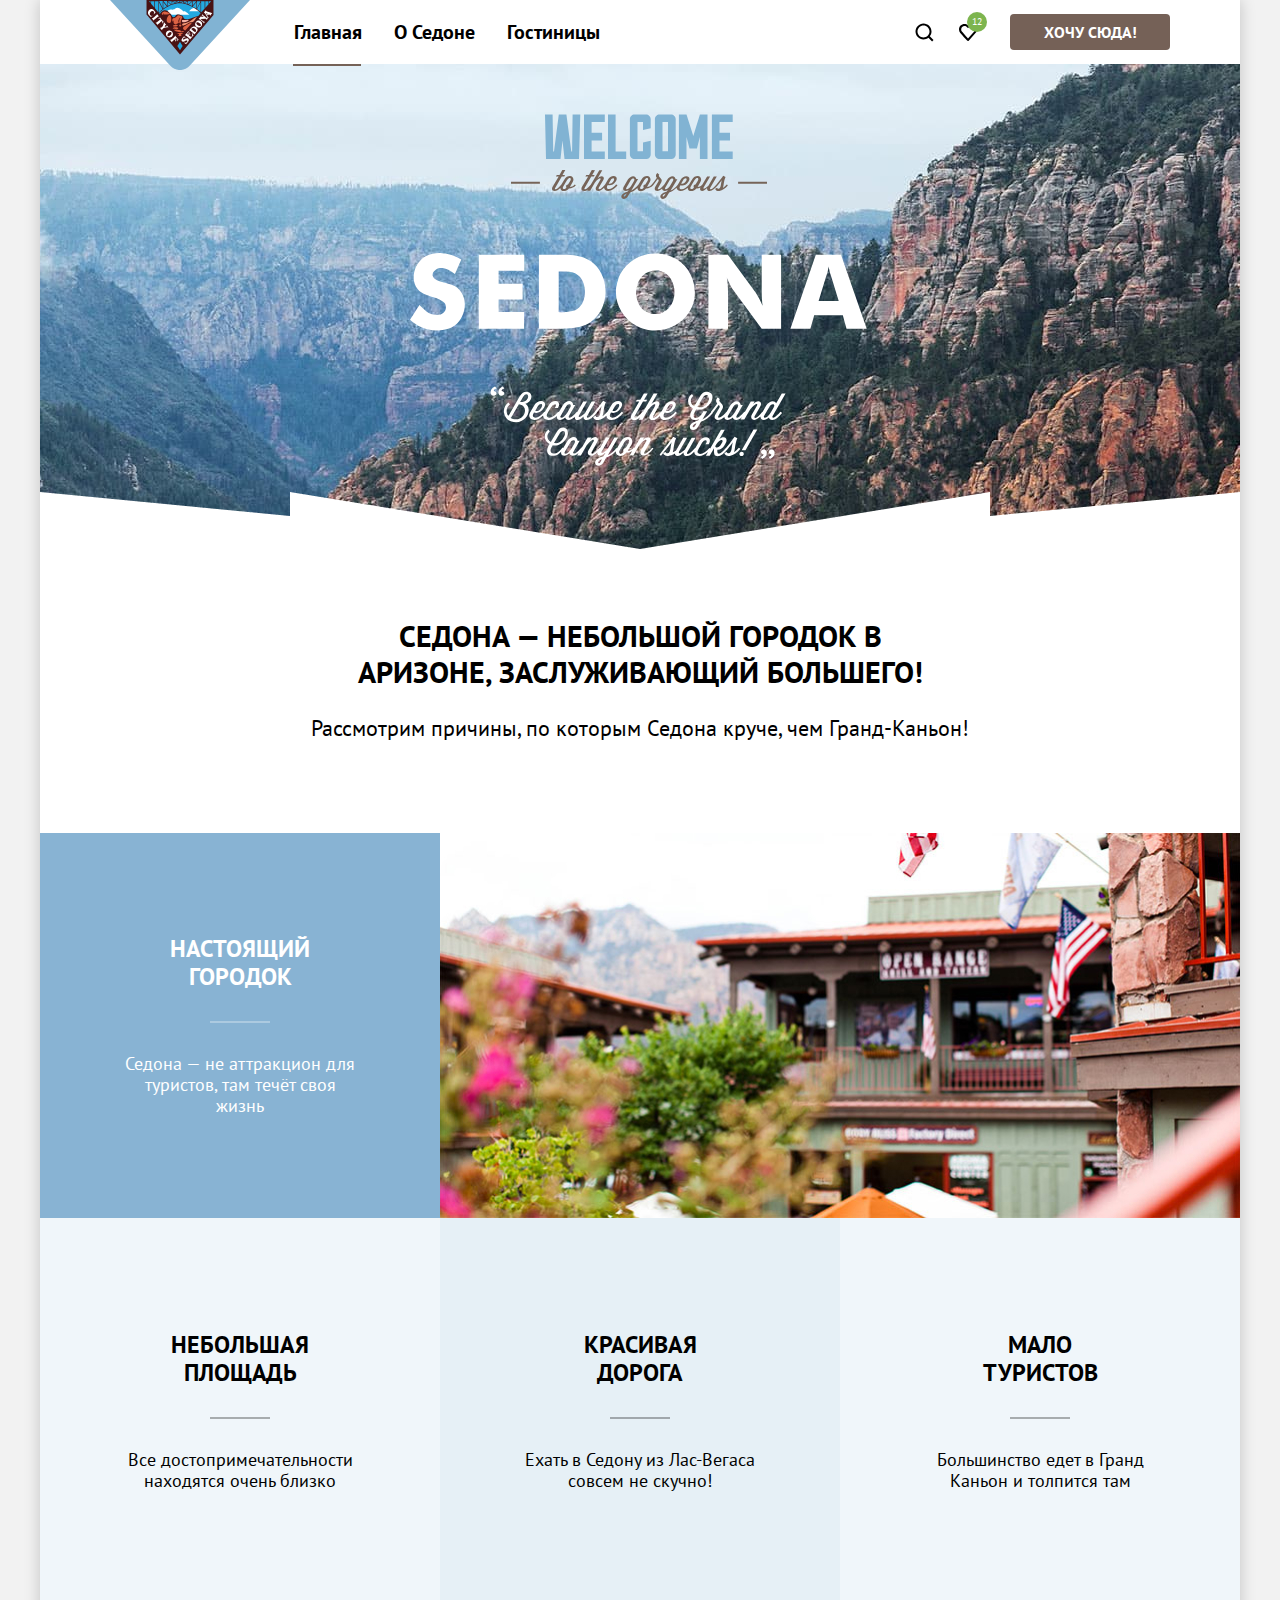
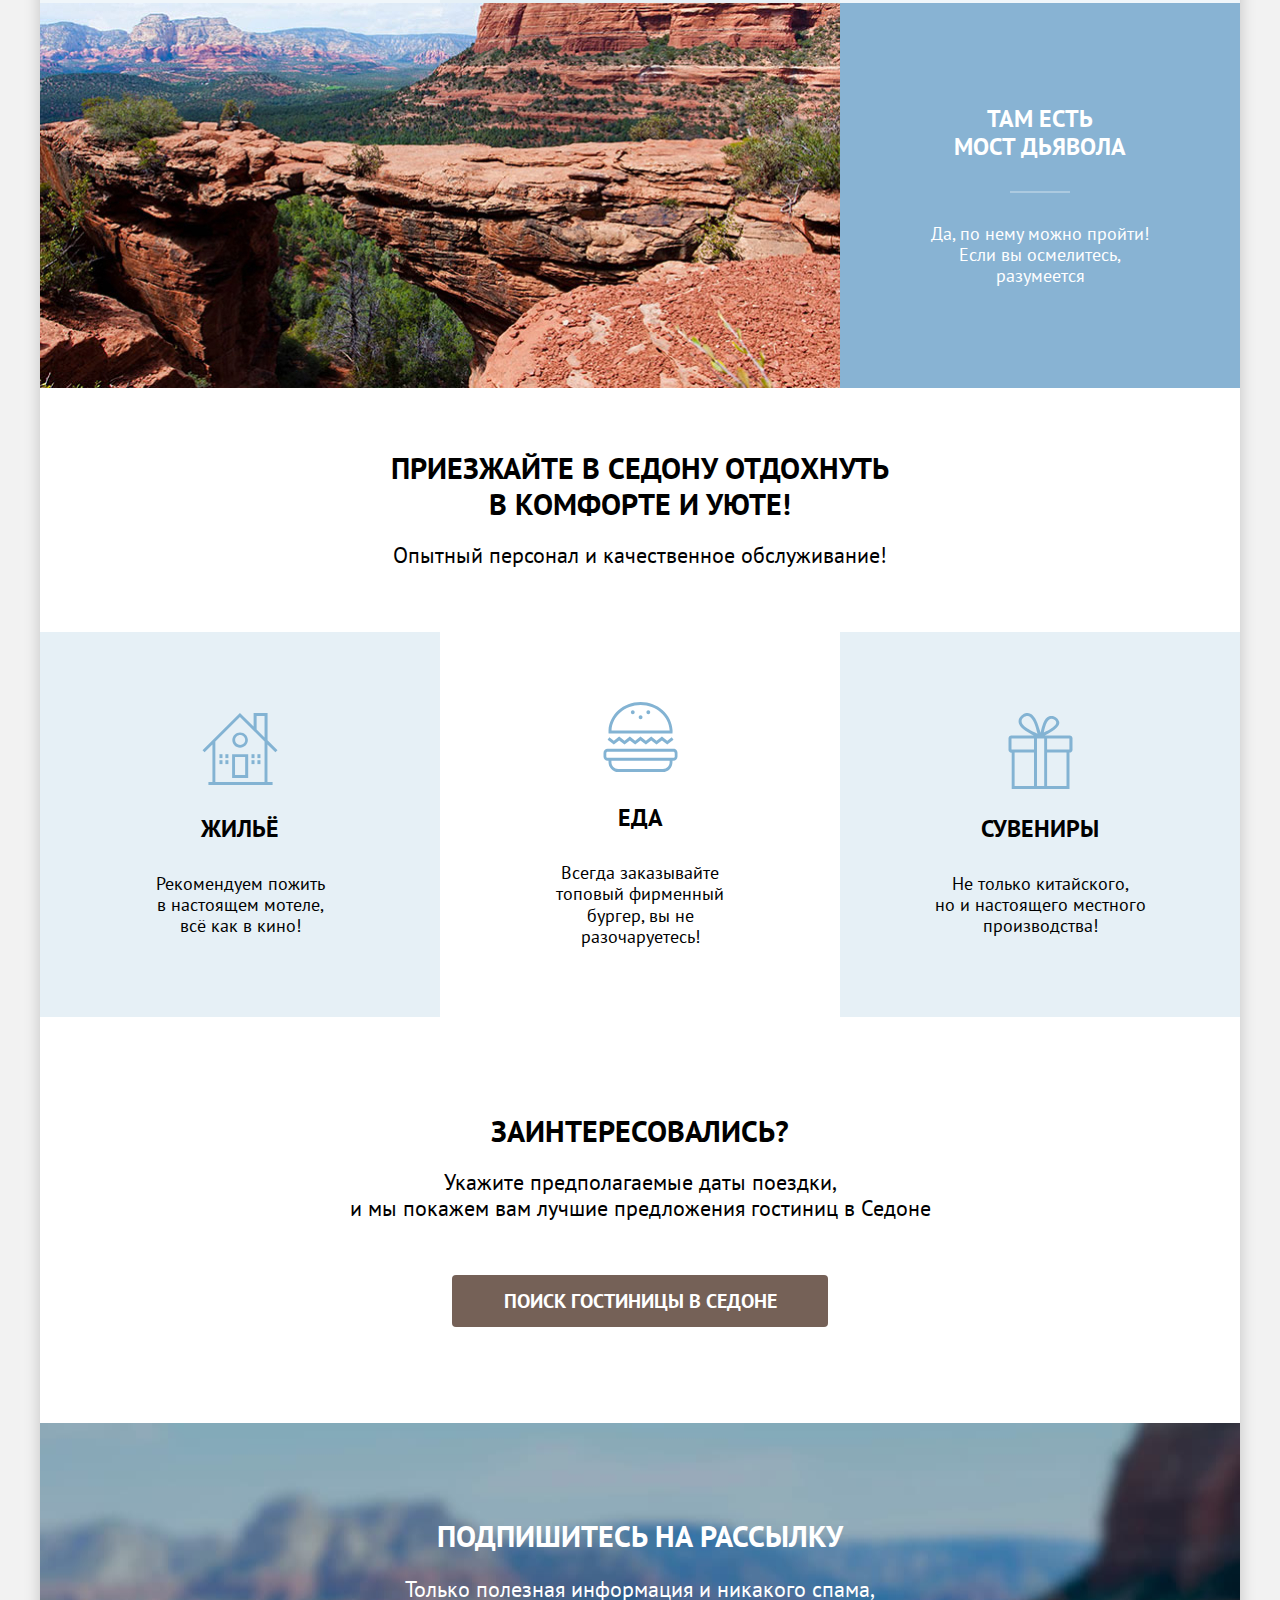
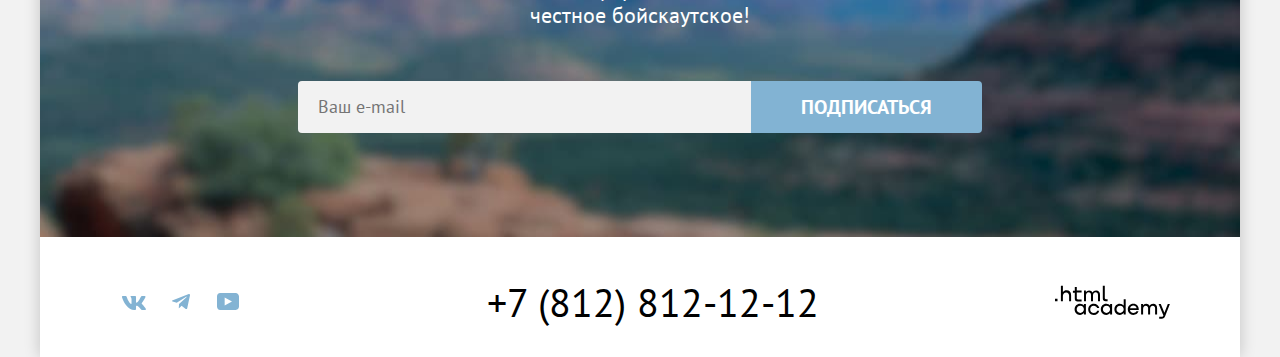
<file: index.html>
<!DOCTYPE html>
<html lang="ru">

  <head>
    <meta charset="utf-8">
    <meta name="viewport" content="width=device-width, initial-scale=1.0">
    <title>Добро пожаловать в Седону</title>
    <link rel="icon" href="favicon.ico">
    <link rel="icon" type="image/png" href="img/favicon.png">
    <link href="css/style.css" rel="stylesheet">
  </head>

  <body class="page-body">
    <div class="container">
      <header class="header-main" data-test="header">
        <div class="navigation-full">
          <nav class="navigation-left">
            <a class="logo" href="index.html"><img src="img/logo.svg" width="140" height="70"
                alt="логотип с надписью City of Sedona"></a>
            <ul class="navigation-menu">
              <li class="navigation-item"><a class="navigation-link navigation-link-main" href="index.html">Главная</a>
              </li>
              <li class="navigation-item"><a class="navigation-link" href="about.html">О Седоне</a></li>
              <li class="navigation-item"><a class="navigation-link" href="catalog.html">Гостиницы</a></li>
            </ul>
          </nav>
          <nav class="navigation-right">
            <ul class="navigation-buttons">
              <li class="navigation-item-icon"><a class="navigation-link" href="#">
                  <svg class="navigation-icon" xmlns="http://www.w3.org/2000/svg" aria-hidden="true" focusable="false"
                    width="20" height="20" fill="none" viewBox="0 0 20 20">
                    <path fill="#000"
                      d="m19.5 18.008-3.7-3.68c1-1.292 1.7-2.983 1.7-4.872 0-4.376-3.6-7.956-8-7.956s-8 3.68-8 8.055c0 4.376 3.6 7.956 8 7.956 1.8 0 3.5-.597 4.9-1.69l3.7 3.679 1.4-1.492Zm-10-2.486c-3.3 0-6-2.685-6-5.967 0-3.282 2.7-5.967 6-5.967s6 2.685 6 5.967c0 3.282-2.7 5.967-6 5.967Z" />
                  </svg>
                  <span class="visually-hidden">Поиск</span></a></li>
              <li class="navigation-item-icon"><a class="navigation-link" href="#">
                  <svg class="navigation-icon" xmlns="http://www.w3.org/2000/svg" aria-hidden="true" focusable="false"
                    width="20" height="20" fill="none" viewBox="0 0 20 20">
                    <path fill="#000"
                      d="M9.9 19c-.3 0-.6-.1-.8-.4-5.4-6.1-6.7-7.5-7-7.9C1.4 9.8 1 8.6 1 7.4 1 4.4 3.4 2 6.5 2 7.8 2 9 2.5 10 3.3c1-.8 2.3-1.3 3.5-1.3 3 0 5.5 2.4 5.5 5.4 0 1.3-.5 2.5-1.3 3.4l-7 7.9c-.2.2-.4.3-.8.3Zm-6-9.5c.3.4 3.5 4 6.1 6.9l6.2-7c.5-.5.7-1.2.7-2 0-1.8-1.5-3.3-3.3-3.3-1 0-2 .5-2.7 1.3-.3.3-.6.4-.9.4-.3 0-.6-.2-.8-.4-.7-.8-1.7-1.3-2.7-1.3-1.8 0-3.3 1.5-3.3 3.3-.1.9.3 1.6.7 2.1-.1 0-.1 0 0 0Z" />
                  </svg>
                  <span class="visually-hidden">Избранное</span>
                  <span class="badge">12</span></a></li>
            </ul>
            <a class="button-brown hotel-search-btn" href="#">Хочу сюда!</a>
          </nav>
        </div>
      </header>
      <main class="main-index main-container" data-test="main">
        <section class="welcome" data-test="hero">
          <h1 class="visually-hidden">Приглашение посетить Седону</h1>
          <img class="welcome-text" src="img/welcome.svg" width="458" height="352"
            alt="Надпись на английском. Welcome to gorgeus Sedona. Because the Grand Canyon sucks!">
        </section>
        <section class="main-discription" data-test="advantages">
          <div class="discription-container">
            <h2 class="visually-hidden">О Седоне</h2>
            <h3 class="discription">Седона — небольшой городок в Аризоне, заслуживающий большего!</h3>
            <p class="reasons">Рассмотрим причины, по которым Седона круче, чем Гранд-Каньон!</p>
          </div>
          <h2 class="visually-hidden">Преимущества Седоны</h2>
          <ul class="advantages-list">
            <li class="advantages-item advantages-item-long">
              <div class="advantages-item-wrapper">
                <div class="advantages-content-wrapper">
                  <h3 class="advantages-title">Настоящий городок</h3>
                  <span class="advantages-description">Седона — не аттракцион для туристов, там течёт своя жизнь</span>
                </div>
              </div>
              <img class="content-image" src="img/photo-1.jpg" width="800" height="385" alt="вид из окна на улицу">
            </li>
            <li class="advantages-item advantages-item-short">
              <div class="advantages-item-wrapper">
                <div class="advantages-content-wrapper">
                  <h3 class="advantages-title">Небольшая площадь</h3>
                  <span class="advantages-description">Все достопримечательности находятся очень близко</span>
                </div>
              </div>
            </li>
            <li class="advantages-item advantages-item-short">
              <div class="advantages-item-wrapper">
                <div class="advantages-content-wrapper">
                  <h3 class="advantages-title">Красивая дорога</h3>
                  <span class="advantages-description">Ехать в Седону из Лас-Вегаса совсем не скучно!</span>
                </div>
              </div>
            </li>
            <li class="advantages-item advantages-item-short">
              <div class="advantages-item-wrapper">
                <div class="advantages-content-wrapper">
                  <h3 class="advantages-title">Мало туристов</h3>
                  <span class="advantages-description">Большинство едет в Гранд Каньон и толпится там</span>
                </div>
              </div>
            </li>
            <li class="advantages-item advantages-item-long">
              <img class="content-image" src="img/photo-2.jpg" width="800" height="385"
                alt="вид на каньон и красные скалы">
              <div class="advantages-item-wrapper">
                <div class="advantages-content-wrapper">
                  <h3 class="advantages-title ">Там есть<br>мост дьявола</h3>
                  <span class="advantages-description">Да, по нему можно пройти! Если вы осмелитесь, разумеется</span>
                </div>
              </div>
            </li>
          </ul>
          <div class="invitation-container">
            <h2 class="visually-hidden">Приглашение</h2>
            <p class="discription">Приезжайте в Седону отдохнуть в комфорте и уюте!</p>
            <p class="reasons">Опытный персонал и качественное обслуживание!</p>
          </div>
          <h2 class="visually-hidden">Особенности Седоны</h2>
          <ul class="features-list">
            <li class="features-item">
              <div class="features-item-wrapper">
                <h3 class="advantages-title">Жильё</h3>
                <span class="advantages-description">Рекомендуем пожить<br>в настоящем мотеле,<br> всё как в
                  кино!</span>
              </div>
            </li>
            <li class="features-item">
              <div class="features-item-wrapper">
                <h3 class="advantages-title">Еда</h3>
                <span class="advantages-description">Всегда заказывайте<br>топовый фирменный бургер, вы не
                  разочаруетесь!</span>
              </div>
            </li>
            <li class="features-item">
              <div class="features-item-wrapper">
                <h3 class="advantages-title">Сувениры</h3>
                <span class="advantages-description">Не только китайского,<br>но и настоящего местного
                  производства!</span>
              </div>
            </li>
          </ul>
          <section class="search-prompt-container">
            <div class="search-prompt-content">
              <h2 class="visually-hidden">Поиск гостиницы</h2>
              <p class="discription">Заинтересовались?</p>
              <p class="reasons">Укажите предполагаемые даты поездки,<br>и мы покажем вам лучшие предложения гостиниц в
                Седоне
              </p>
              <button class="button-brown hotel-search-btn-long" type="button"
                onclick="window['dialog-main'].showModal()" aria-controls="dialog-main">поиск гостиницы в
                Cедоне</button>
            </div>
          </section>
        </section>
        <section class="subscribe-container" data-test="subscribe">
          <div class="subscribe-content">
            <h3 class="discription">Подпишитесь на рассылку</h3>
            <p class="reasons">Только полезная информация и никакого спама, честное бойскаутское!</p>
            <form class="subscribe-form" action="//echo.htmlacademy.ru/" method="post">
              <label class="visually-hidden" for="submit-email">Ваш имейл</label>
              <input class="field" type="email" id="submit-email" name="email" placeholder="Ваш e-mail">
              <button class="button-subscribe button-blue" type="submit">Подписаться</button>
            </form>
          </div>
        </section>
      </main>
      <footer class="page-footer" data-test="footer">
        <div class="footer-container">
          <h2 class="visually-hidden">Мы с соцсетях</h2>
          <ul class="footer-social-list">
            <li class="footer-social-item">
              <a class="social-media-button" href="https://vk.com/htmlacademy" aria-label="vk logo" target="_blank"
                rel="noreferrer noopener">
                <span class="visually-hidden">ВКонтакте</span>
                <svg class="social-media-icon" xmlns="http://www.w3.org/2000/svg" width="24" height="14" fill="none"
                  viewBox="0 0 24 14">
                  <path
                    d="M23.45.948c.166-.546 0-.948-.795-.948H20.03c-.668 0-.976.347-1.143.73 0 0-1.335 3.196-3.226 5.272-.612.602-.89.793-1.224.793-.167 0-.418-.191-.418-.738V.948c0-.656-.184-.948-.74-.948H9.151c-.417 0-.668.304-.668.593 0 .621.946.765 1.043 2.513v3.798c0 .833-.153.984-.487.984-.89 0-3.055-3.211-4.34-6.885C4.45.288 4.198 0 3.527 0H.9C.15 0 0 .347 0 .73c0 .682.89 4.07 4.145 8.551C6.315 12.341 9.37 14 12.153 14c1.669 0 1.875-.368 1.875-1.003v-2.313c0-.737.158-.884.687-.884.39 0 1.057.192 2.615 1.667C19.11 13.216 19.403 14 20.405 14h2.625c.75 0 1.126-.368.91-1.096-.238-.724-1.088-1.775-2.215-3.022-.612-.71-1.53-1.475-1.809-1.858-.389-.491-.278-.71 0-1.147 0 0 3.2-4.426 3.533-5.929h.001Z" />
                </svg>
              </a>
            </li>
            <li class="footer-social-item">
              <a class="social-media-button" href="https://t.me/htmlacademy" aria-label="telegram logo" target="_blank"
                rel="noreferrer noopener">
                <span class="visually-hidden">Телеграм</span>
                <svg class="social-media-icon" xmlns="http://www.w3.org/2000/svg" width="18" height="16"
                  fill="currentColor" viewBox="0 0 18 16">
                  <path
                    d="M16.785.1.84 6.247C-.248 6.685-.24 7.292.64 7.563L4.735 8.84l9.472-5.976c.448-.273.857-.126.52.172L7.053 9.962H7.05h.002l-.283 4.22c.414 0 .597-.19.829-.413l1.988-1.934 4.136 3.055c.762.42 1.31.204 1.5-.706L17.938 1.39c.278-1.114-.425-1.619-1.153-1.29Z" />
                </svg>
              </a>
            </li>
            <li class="footer-social-item">
              <a class="social-media-button" href="https://www.youtube.com/user/htmlacademyru" aria-label="youtube logo"
                target="_blank" rel="noreferrer noopener">
                <span class="visually-hidden">YouTube</span>
                <svg class="social-media-icon" xmlns="http://www.w3.org/2000/svg" width="22" height="17"
                  fill="currentColor" viewBox="0 0 22 17">
                  <path
                    d="M18.607 0H3.174C1.314 0 0 1.594 0 3.4v10.094C0 15.406 1.313 17 3.174 17h15.652C20.468 17 22 15.406 22 13.6V3.4C21.781 1.594 20.468 0 18.607 0ZM7.662 12.537V4.463L14.995 8.5l-7.333 4.037Z" />
                </svg>
              </a>
            </li>
          </ul>
          <address class="contacts"><a class="tel" href="tel:+78128121212" aria-label="телефон">+7 (812) 812-12-12</a>
          </address>
          <div class="footer-logo">
            <a class="footer-logo-link" href="https://htmlacademy.ru"><span class="visually-hidden">логотип
                html-academy</span>
              <svg class="footer-created-logo" xmlns="http://www.w3.org/2000/svg" width="115" height="34"
                fill="currentColor" viewBox="0 0 115 34">
                <path fill="#000000"
                  d="M0 13.723v2.6h2.5v-2.6H0ZM11.6 5.323c-1.6 0-2.8.7-3.6 1.7h-.1v-6.2h-2v15.5h2v-5.3c0-2.1 1.3-3.6 3.3-3.6 1.8 0 2.9 1.4 2.9 3.2v5.7h2v-6.1c.1-3-1.8-4.9-4.5-4.9ZM26.6 5.623h-4.8v-3.7h-2v3.8h-1.9v2h1.9v6c0 1.7 1 2.7 2.7 2.7h4.1v-2h-3.7c-.7 0-1.1-.4-1.1-1.1v-5.7h4.8v-2ZM41.1 5.423c-1.6 0-2.9.8-3.5 2.1h-.1c-.6-1.2-1.8-2.1-3.4-2.1-1.4 0-2.5.8-3.1 1.8h-.1v-1.6H29v10.6h2v-5.4c0-2 1-3.5 2.6-3.5 1.5 0 2.4 1 2.4 2.6v6.3h2v-5.6c0-2.4 1.4-3.3 2.6-3.3 1.5 0 2.4 1 2.4 2.6v6.3h2v-6.5c.1-2.5-1.4-4.3-3.9-4.3ZM47.8 13.523c0 1.7 1 2.7 2.8 2.7h2v-2h-1.7c-.7 0-1.1-.4-1.1-1.1V.823h-2v12.7ZM28.9 20.523c-.9-1.1-2.2-1.8-3.9-1.8-3.1 0-5.4 2.3-5.4 5.6s2.3 5.6 5.4 5.6c1.8 0 3-.8 3.8-1.9h.1v1.6h2v-10.6h-2v1.5Zm-3.6 7.4c-2.2 0-3.6-1.6-3.6-3.6s1.4-3.6 3.6-3.6 3.6 1.6 3.6 3.6c0 1.9-1.4 3.6-3.6 3.6ZM44.2 22.823c-.5-2.4-2.6-4.1-5.4-4.1-3.4 0-5.6 2.5-5.6 5.6 0 3.1 2.2 5.6 5.6 5.6 2.8 0 4.9-1.8 5.4-4.2h-2.1c-.4 1.3-1.7 2.3-3.3 2.3-2.2 0-3.6-1.6-3.6-3.6s1.4-3.6 3.6-3.6c1.6 0 2.8 1 3.3 2.2h2.1v-.2ZM55.1 20.523c-.9-1.1-2.2-1.8-3.9-1.8-3.1 0-5.4 2.3-5.4 5.6s2.3 5.6 5.4 5.6c1.8 0 3-.8 3.8-1.9h.1v1.6h2v-10.6h-2v1.5Zm-3.6 7.4c-2.2 0-3.6-1.6-3.6-3.6s1.4-3.6 3.6-3.6 3.6 1.6 3.6 3.6c0 1.9-1.5 3.6-3.6 3.6ZM68.7 20.623c-.9-1.1-2.2-1.9-3.9-1.9-3.1 0-5.4 2.3-5.4 5.6s2.2 5.6 5.4 5.6c1.7 0 3-.8 3.8-1.8h.1v1.5h2v-15.4h-2v6.4Zm-3.6 7.3c-2.2 0-3.6-1.6-3.6-3.6s1.4-3.6 3.6-3.6 3.6 1.6 3.6 3.6c-.1 2-1.5 3.6-3.6 3.6ZM78.3 18.723c-3.3 0-5.5 2.5-5.5 5.6 0 3 2.1 5.6 5.5 5.6 2.5 0 4.5-1.3 5.2-3.6h-2.1c-.5 1-1.6 1.6-3 1.6-1.9 0-3.3-1.3-3.4-2.9h8.8c.2-3.6-2-6.3-5.5-6.3Zm0 1.9c1.7 0 3 1 3.3 2.6h-6.5c.3-1.5 1.5-2.6 3.2-2.6ZM98.2 18.723c-1.6 0-2.9.8-3.6 2h-.1c-.6-1.2-1.8-2-3.4-2-1.4 0-2.5.7-3.1 1.8v-1.5h-1.9v10.6h2v-5.4c0-2 1-3.4 2.6-3.5 1.5 0 2.4 1 2.4 2.6v6.3h2v-5.6c0-2.4 1.4-3.3 2.6-3.3 1.5 0 2.4 1 2.4 2.6v6.3h2v-6.5c.1-2.6-1.4-4.4-3.9-4.4ZM109.4 27.823l-3.6-8.9h-2.2l4.8 11.6c-.3.9-.7 1.2-1.7 1.2h-2.5v2h2.5c1.8 0 2.8-.8 3.5-2.6l4.7-12.2h-2.1l-3.4 8.9Z" />
              </svg>
            </a>
          </div>
        </div>
      </footer>
      <dialog class="dialog-main" id="dialog-main" aria-label="Окно поиска гостиниц">
        <span class="visually-hidden">Закрыть</span>
        <button class="modal-close-button" type="button" aria-label="закрыть окно"
          onclick="document.getElementById('dialog-main').close()"></button>
        <section class="modal-content">
          <h2 class="dialog-main-title">Поиск гостиницы в Седоне</h2>
          <form class="search-form" action="https://echo.htmlacademy.ru/" method="dialog">
            <div class="field-group">
              <label class="modal-input-label" for="arrival-date">Дата Заезда:</label>
              <input class="modal-field" type="text" id="arrival-date" name="arrival-date" placeholder="Укажите дату">
              <span class="error-message">Мы не можем отправить вас в прошлое.</span>
            </div>
            <div class="field-group">
              <label class="modal-input-label" for="departure-date">Дата Выезда:</label>
              <input class="modal-field" type="text" id="departure-date" name="departure-date"
                placeholder="Укажите дату">
              <span class="confirm-message">На эти даты есть свободные номера. Пока есть.</span>
            </div>
            <div class="field-group">
              <div class="modal-input-wrapper-left">
                <label class="modal-input-label" for="adults">Взрослые:</label>
                <div class="number-input-container">
                  <button class="decrement-button" type="button" aria-label="уменьшить">
                    <svg xmlns="http://www.w3.org/2000/svg" width="20" height="20" fill="none" viewBox="0 0 20 20">
                      <path fill="none" fill-opacity="none" d="M3 9v2h14V9H3Z" />
                    </svg>
                  </button>
                  <input class="number-field" id="adults" type="number" aria-label="количество" value="2">
                  <button class="increment-button" type="button" aria-label="увеличить">
                    <svg xmlns="http://www.w3.org/2000/svg" width="20" height="20" fill="none" viewBox="0 0 20 20">
                      <path fill="none" fill-opacity="none" d="M17 9h-6V3H9v6H3v2h6v6h2v-6h6V9Z" />
                    </svg>
                  </button>
                </div>
              </div>
              <div class="modal-input-wrapper-right">
                <label class="modal-input-label" for="children">Дети:</label>
                <span class="tooltip">
                  <button class="tooltip-toggle" type="button" name="info"></button>
                  <span class="tooltip-text" role="tooltip" id="tooltip-label-tip">Укажите количество детей, которые
                    будут с вами, возраст которых от 6 до 18 лет. Дети до 6 лет размещаются бесплатно.</span>
                </span>
                <div class="number-input-container">
                  <button class="decrement-button" type="button" aria-label="уменьшить">
                    <svg xmlns="http://www.w3.org/2000/svg" width="20" height="20" fill="none" viewBox="0 0 20 20">
                      <path fill="none" d="M3 9v2h14V9H3Z" />
                    </svg>
                  </button>
                  <input class="number-field" id="children" type="number" aria-label="количество" value="2">
                  <button class="increment-button" type="button" aria-label="увеличить">
                    <svg xmlns="http://www.w3.org/2000/svg" width="20" height="20" fill="none" viewBox="0 0 20 20">
                      <path fill="none" fill-opacity="none" d="M17 9h-6V3H9v6H3v2h6v6h2v-6h6V9Z" />
                    </svg>
                  </button>
                </div>
              </div>
            </div>
            <button class="dialog-button button-blue" type="button">Найти</button>
          </form>
        </section>
      </dialog>
    </div>
  </body>

</html>
</file>
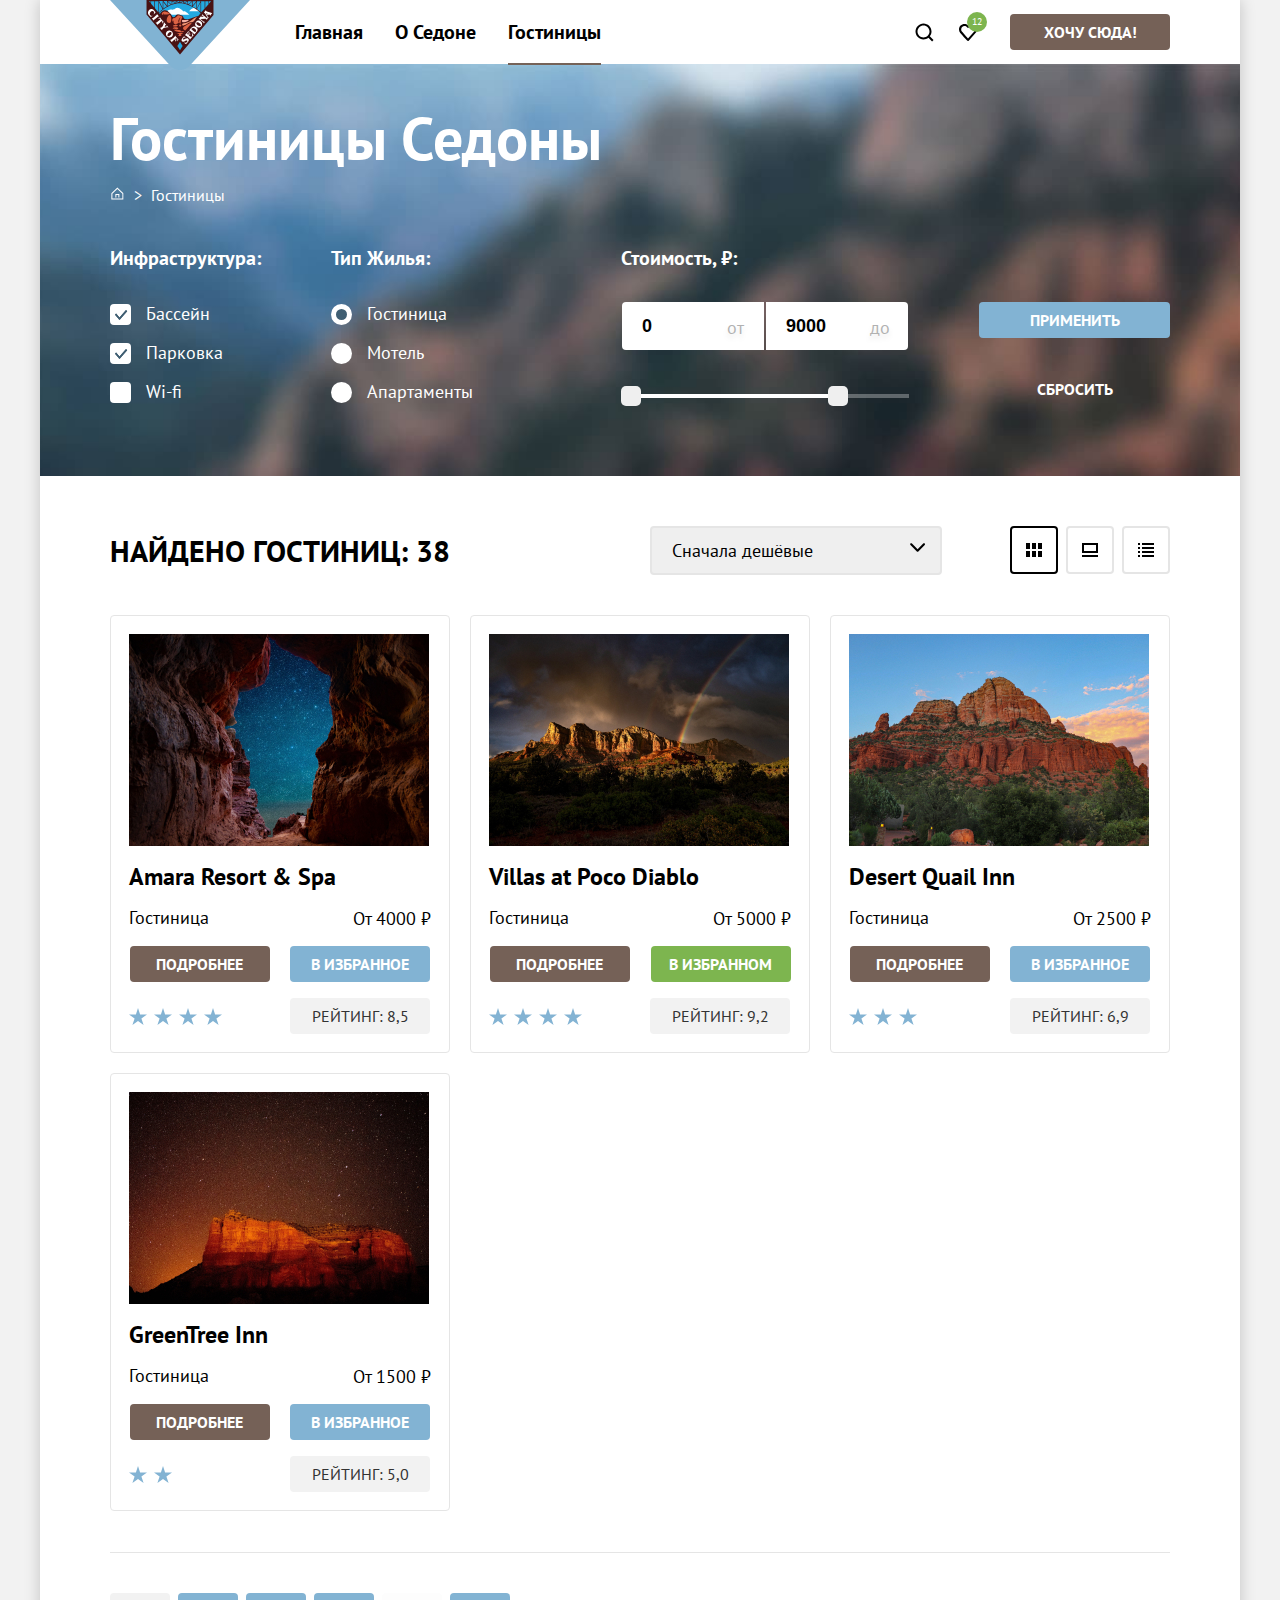
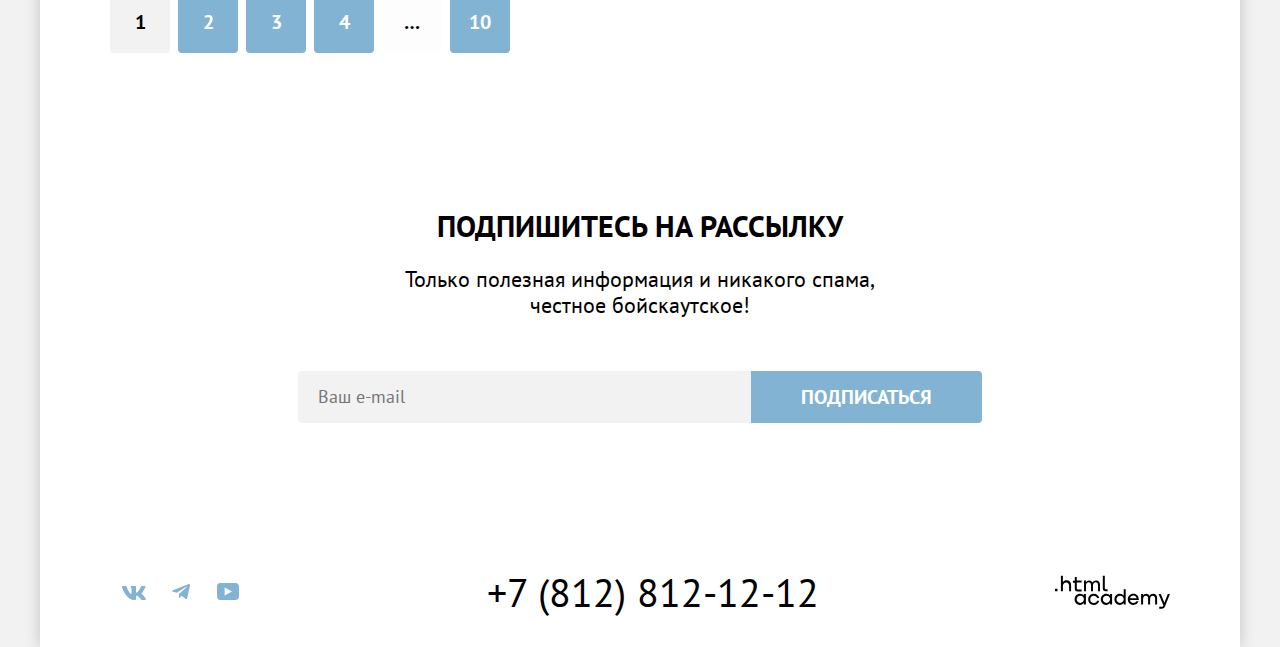
<file: catalog.html>
<!DOCTYPE html>
<html lang="ru">

  <head>
    <meta charset="utf-8">
    <meta name="viewport" content="width=device-width, initial-scale=1.0">
    <title>Добро пожаловать в Седону</title>
    <link rel="icon" href="favicon.ico">
    <link rel="icon" type="image/png" href="img/favicon.png">
    <link href="css/style.css" rel="stylesheet">
  </head>

  <body class="page-body">
    <div class="container">
      <header class="header-main" data-test="header">
        <div class="navigation-full">
          <nav class="navigation-left">
            <a href="index.html"><img class="logo" src="img/logo.svg" width="140" height="70"
                alt="логотип с надписью City of Sedona"></a>
            <ul class="navigation-menu">
              <li class="navigation-item"><a class="navigation-link" href="index.html">Главная</a>
              </li>
              <li class="navigation-item"><a class="navigation-link" href="about.html">О Седоне</a></li>
              <li class="navigation-item"><a class="navigation-link navigation-link-catalog"
                  href="catalog.html">Гостиницы</a></li>
            </ul>
          </nav>
          <nav class="navigation-right">
            <ul class="navigation-buttons">
              <li class="navigation-item-icon"><a class="navigation-link" href="#">
                  <svg class="navigation-icon" xmlns="http://www.w3.org/2000/svg" aria-hidden="true" focusable="false"
                    width="20" height="20" fill="none" viewBox="0 0 20 20">
                    <path fill="#000"
                      d="m19.5 18.008-3.7-3.68c1-1.292 1.7-2.983 1.7-4.872 0-4.376-3.6-7.956-8-7.956s-8 3.68-8 8.055c0 4.376 3.6 7.956 8 7.956 1.8 0 3.5-.597 4.9-1.69l3.7 3.679 1.4-1.492Zm-10-2.486c-3.3 0-6-2.685-6-5.967 0-3.282 2.7-5.967 6-5.967s6 2.685 6 5.967c0 3.282-2.7 5.967-6 5.967Z" />
                  </svg>
                  <span class="visually-hidden">Поиск</span></a></li>
              <li class="navigation-item-icon"><a class="navigation-link" href="#">
                  <svg class="navigation-icon" xmlns="http://www.w3.org/2000/svg" aria-hidden="true" focusable="false"
                    width="20" height="20" fill="none" viewBox="0 0 20 20">
                    <path fill="#000"
                      d="M9.9 19c-.3 0-.6-.1-.8-.4-5.4-6.1-6.7-7.5-7-7.9C1.4 9.8 1 8.6 1 7.4 1 4.4 3.4 2 6.5 2 7.8 2 9 2.5 10 3.3c1-.8 2.3-1.3 3.5-1.3 3 0 5.5 2.4 5.5 5.4 0 1.3-.5 2.5-1.3 3.4l-7 7.9c-.2.2-.4.3-.8.3Zm-6-9.5c.3.4 3.5 4 6.1 6.9l6.2-7c.5-.5.7-1.2.7-2 0-1.8-1.5-3.3-3.3-3.3-1 0-2 .5-2.7 1.3-.3.3-.6.4-.9.4-.3 0-.6-.2-.8-.4-.7-.8-1.7-1.3-2.7-1.3-1.8 0-3.3 1.5-3.3 3.3-.1.9.3 1.6.7 2.1-.1 0-.1 0 0 0Z" />
                  </svg>
                  <span class="visually-hidden">Избранное</span>
                  <span class="badge">12</span></a></li>
            </ul>
            <a class="button-brown hotel-search-btn" href="#">Хочу сюда!</a>
          </nav>
        </div>
      </header>
      <!--фильтр-ввод-->
      <main class="main-index main-container" data-test="main">
        <section class="catalog-filter-section">
          <div class="catalog-filter-wrapper">
            <header class="inner-header">
              <h1 class="filter-header">Гостиницы Седоны</h1>
              <ul class="breadcrumbs">
                <li class="breadcrumbs-item">
                  <a class="breadcrumbs-link" href="index.html">
                    <span class="visually-hidden">домашняя страница</span>
                    <svg class="breadcrumbs-icon" xmlns="http://www.w3.org/2000/svg" width="14" height="15"
                      fill="currentColor" viewBox="0 0 14 15">
                      <g fill="#ffffff" clip-path="url(#a)">
                        <path d="m7.371.5-6 5.8v6.2h12V6.3l-6-5.8Zm5 11h-10V6.7l5-4.8 5 4.8v4.8Z" />
                        <path d="M5.371 10.5h1V8h2v2.5h1V7h-4v3.5Z" />
                      </g>
                      <defs>
                        <clipPath id="a">
                          <path fill="#ffffff" d="M.871 0h13v15h-13z" />
                        </clipPath>
                      </defs>
                    </svg>
                  </a>
                </li>
                <li class="breadcrumbs-item">
                  <a class="breadcrumbs-link">Гостиницы</a>
                </li>
              </ul>
            </header>
            <div class="catalog-filter" data-test="filter">
              <h2 class="visually-hidden">Подбор гостиниц по параметрам</h2>
              <form class="catalog-forms" action="https://echo.htmlacademy.ru/" method="get">
                <fieldset class="catalog-filter-checkbox">
                  <legend class="catalog-filter-title">Инфраструктура:</legend>
                  <ul class="catalog-filter-list">
                    <li class="catalog-filter-item">
                      <label class="control">
                        <input class="visually-hidden control-input" type="checkbox" name="Swimming-pool" checked>
                        <span class="control-mark"></span>
                        <span class="control-label">Бассейн</span>
                      </label>
                    </li>
                    <li class="catalog-filter-item">
                      <label class="control">
                        <input class="visually-hidden control-input" type="checkbox" name="Parking lot" checked>
                        <span class="control-mark"></span>
                        <span class="control-label">Парковка</span>
                      </label>
                    </li>
                    <li class="catalog-filter-item">
                      <label class="control">
                        <input class="visually-hidden control-input" type="checkbox" name="Wi-fi">
                        <span class="control-mark"></span>
                        <span class="control-label">Wi-fi</span>
                      </label>
                    </li>
                  </ul>
                </fieldset>
                <fieldset class="catalog-filter-radio">
                  <legend class="catalog-filter-title">Тип Жилья:</legend>
                  <ul class="catalog-filter-list">
                    <li class="catalog-filter-item">
                      <label class="control">
                        <input class="visually-hidden control-input" type="radio" name="Lodging" value="Гостиница"
                          checked>
                        <span class="control-mark"></span>
                        <span class="control-label">Гостиница</span>
                      </label>
                    </li>
                    <li class="catalog-filter-item">
                      <label class="control">
                        <input class="visually-hidden control-input" type="radio" name="Lodging" value="Parking">
                        <span class="control-mark"></span>
                        <span class="control-label">Мотель</span>
                      </label>
                    </li>
                    <li class="catalog-filter-item">
                      <label class="control">
                        <input class="visually-hidden control-input" type="radio" name="Lodging" value="Wi-fi">
                        <span class="control-mark"></span>
                        <span class="control-label">Апартаменты</span>
                      </label>
                    </li>
                  </ul>
                </fieldset>
                <fieldset class="catalog-filter-range">
                  <legend class="catalog-filter-title">Стоимость, ₽:</legend>
                  <div class="input-area">
                    <label class="catalog-input-area" for="cost-input-min">
                      <input class="cost-input-min" type="number" name="cost-input-min" value="0" id="cost-input-min"
                        min="0">
                      <span class="cost-input-min-placeholder">от</span>
                    </label>
                    <label class="catalog-input-area" for="cost-input-max">
                      <input class="cost-input-max" type="number" name="cost-input-max" value="9000" id="cost-input-max"
                        max="9000">
                      <span class="cost-input-max-placeholder">до</span>
                    </label>
                  </div>
                  <!--слайдер-->
                  <div class="slider">
                    <div class="range-toggle-scale">
                      <div class="range-toggle-bar">
                        <button class="range-toggle toggle-min" type="button">
                          <span class="visually-hidden">Минимальная цена</span>
                        </button>
                        <button class="range-toggle toggle-max" type="button">
                          <span class="visually-hidden">Максимальная цена</span>
                        </button>
                      </div>
                    </div>
                  </div>
                </fieldset>
                <fieldset class="catalog-filter-buttons">
                  <legend class="visually-hidden">кнопки ввода</legend>
                  <button class=" filter-submit-btn button-blue" type="submit">Применить</button>
                  <button class="button-reset-btn button-clear" type="reset">Сбросить</button>
                </fieldset>
              </form>
            </div>
          </div>
        </section>
        <!--фильтр-вывод-->
        <section class="catalog-showcase" data-test="catalog">
          <header class="catalog-showcase-header">
            <h2 class="description catalog-showcase-heading">Найдено гостиниц: <span class="hotels-found">38</span></h2>
            <select class="select-control" name="sort-by-type" aria-label="Сортировка">
              <option value="popular">Сначала дешёвые</option>
              <option value="cheap">Сначала популярные</option>
              <option value="expensive">Сначала дорогие</option>
            </select>
            <div class="toggle-view">
              <a class="icon-tiles" href="catalog.html?view=tile">
                <span class="visually-hidden">Вид: плитки</span><span class="icon-tiles-view view-type"></span></a>
              <a class="icon-tiles" href="#catalog.html?view=card">
                <span class="visually-hidden">Вид: по одной</span><span class="icon-single-view view-type"></span></a>
              <a class="icon-tiles" href="catalog.html?view=list">
                <span class="visually-hidden">Вид: список</span><span class="icon-list-view view-type"></span></a>
            </div>
          </header>
          <!--Карточки гостиниц-->
          <ul class="location-list">
            <li class="location-card">
              <a class="location-card-link" href="location.html">
                <img class="location-card-image" src="img/hotel-amara.jpg" width="300" height="212"
                  alt="Вид на звездное небо из расщелены">
                <h3 class="location-card-title">Amara Resort & Spa</h3>
              </a>
              <span class="location-type">Гостиница</span>
              <span class="location-price-from">От 4000 ₽</span>
              <a class="location-card-button button-brown" href="#">подробнее</a>
              <button class="button-favorite button-blue" type="button">в избранное</button>
              <div class="star-rating">
                <span class="star-rating-star"></span>
                <span class="star-rating-star"></span>
                <span class="star-rating-star"></span>
                <span class="star-rating-star"></span>
              </div>
              <div class="num-rating">рейтинг: 8,5</div>
            </li>
            <li class="location-card">
              <a class="location-card-link" href="location.html">
                <img class="location-card-image content-image" src="img/hotel-villas.jpg" width="300" height="212"
                  alt="Радуга на красными скалами">
                <h3 class="location-card-title">Villas at Poco Diablo</h3>
              </a>
              <span class="location-type">Гостиница</span>
              <span class="location-price-from">От 5000 ₽</span>
              <a class="location-card-button button-brown" href="#">подробнее</a>
              <button class="button-favorite-active button-green" type="button">в избранном</button>
              <div class="star-rating">
                <span class="star-rating-star"></span>
                <span class="star-rating-star"></span>
                <span class="star-rating-star"></span>
                <span class="star-rating-star"></span>
              </div>
              <div class="num-rating">рейтинг: 9,2</div>
            </li>
            <li class="location-card">
              <a class="location-card-link" href="location.html">
                <img class="location-card-image content-image" src="img/hotel-desertquail.jpg" width="300" height="212"
                  alt="Утро над красными скалами">
                <h3 class="location-card-title">Desert Quail Inn</h3>
              </a>
              <span class="location-type">Гостиница</span>
              <span class="location-price-from">От 2500 ₽</span>
              <a class="location-card-button button-brown" href="#">подробнее</a>
              <button class="button-favorite button-blue" type="button">в избранное</button>
              <div class="star-rating">
                <span class="star-rating-star"></span>
                <span class="star-rating-star"></span>
                <span class="star-rating-star"></span>
              </div>
              <div class="num-rating">рейтинг: 6,9</div>
            </li>
            <li class="location-card">
              <a class="location-card-link" href="location.html">
                <img class="location-card-image content-image" src="img/hotel-greentree.jpg" width="300" height="212"
                  alt="Ночь над красными скалами">
                <h3 class="location-card-title">GreenTree Inn</h3>
              </a>
              <span class="location-type">Гостиница</span>
              <span class="location-price-from">От 1500 ₽</span>
              <a class="location-card-button button-brown" href="#">подробнее</a>
              <button class="button-favorite button-blue" type="button">в избранное</button>
              <div class="star-rating">
                <span class="star-rating-star"></span>
                <span class="star-rating-star"></span>
              </div>
              <span class="num-rating">рейтинг: 5,0</span>
            </li>
          </ul>
          <div class="pagination-container">
            <ul class="pagination">
              <li class="pagination-item">
                <a class="pagination-link pagination-current">1</a>
              </li>
              <li class="pagination-item">
                <a class="pagination-link" href="#">2</a>
              </li>
              <li class="pagination-item">
                <a class="pagination-link" href="#">3</a>
              </li>
              <li class="pagination-item">
                <a class="pagination-link" href="#">4</a>
              </li>
              <li class="pagination-item">
                <a class="pagination-link pagination-next" href="#">&#8230;</a>
              </li>
              <li class="pagination-item">
                <a class="pagination-link" href="#">10</a>
              </li>
            </ul>
          </div>
        </section>
        <section class="subscribe-container subscribe-catalog" data-test="subscribe">
          <div class="subscribe-content">
            <h3 class="discription">Подпишитесь на рассылку</h3>
            <p class="reasons">Только полезная информация и никакого спама, честное бойскаутское!</p>
            <form class="subscribe-form" action="//echo.htmlacademy.ru/" method="post">
              <label class="visually-hidden" for="submit-email">Ваш имейл</label>
              <input class="field" type="email" id="submit-email" name="email" placeholder="Ваш e-mail">
              <button class="button-subscribe button-blue" type="submit">Подписаться</button>
            </form>
          </div>
        </section>
      </main>
      <footer class="page-footer" data-test="footer">
        <div class="footer-container">
          <h2 class="visually-hidden">Мы с соцсетях</h2>
          <ul class="footer-social-list">
            <li class="footer-social-item">
              <a class="social-media-button" href="https://vk.com/htmlacademy" aria-label="vk logo" target="_blank"
                rel="noreferrer noopener">
                <span class="visually-hidden">ВКонтакте</span>
                <svg class="social-media-icon" xmlns="http://www.w3.org/2000/svg" width="24" height="14" fill="none"
                  viewBox="0 0 24 14">
                  <path
                    d="M23.45.948c.166-.546 0-.948-.795-.948H20.03c-.668 0-.976.347-1.143.73 0 0-1.335 3.196-3.226 5.272-.612.602-.89.793-1.224.793-.167 0-.418-.191-.418-.738V.948c0-.656-.184-.948-.74-.948H9.151c-.417 0-.668.304-.668.593 0 .621.946.765 1.043 2.513v3.798c0 .833-.153.984-.487.984-.89 0-3.055-3.211-4.34-6.885C4.45.288 4.198 0 3.527 0H.9C.15 0 0 .347 0 .73c0 .682.89 4.07 4.145 8.551C6.315 12.341 9.37 14 12.153 14c1.669 0 1.875-.368 1.875-1.003v-2.313c0-.737.158-.884.687-.884.39 0 1.057.192 2.615 1.667C19.11 13.216 19.403 14 20.405 14h2.625c.75 0 1.126-.368.91-1.096-.238-.724-1.088-1.775-2.215-3.022-.612-.71-1.53-1.475-1.809-1.858-.389-.491-.278-.71 0-1.147 0 0 3.2-4.426 3.533-5.929h.001Z" />
                </svg>
              </a>
            </li>
            <li class="footer-social-item">
              <a class="social-media-button" href="https://t.me/htmlacademy" aria-label="telegram logo" target="_blank"
                rel="noreferrer noopener">
                <span class="visually-hidden">Телеграм</span>
                <svg class="social-media-icon" xmlns="http://www.w3.org/2000/svg" width="18" height="16" fill="none"
                  viewBox="0 0 18 16">
                  <path
                    d="M16.785.1.84 6.247C-.248 6.685-.24 7.292.64 7.563L4.735 8.84l9.472-5.976c.448-.273.857-.126.52.172L7.053 9.962H7.05h.002l-.283 4.22c.414 0 .597-.19.829-.413l1.988-1.934 4.136 3.055c.762.42 1.31.204 1.5-.706L17.938 1.39c.278-1.114-.425-1.619-1.153-1.29Z" />
                </svg>
              </a>
            </li>
            <li class="footer-social-item">
              <a class="social-media-button" href="https://www.youtube.com/user/htmlacademyru" aria-label="youtube logo"
                target="_blank" rel="noreferrer noopener">
                <span class="visually-hidden">YouTube</span>
                <svg class="social-media-icon" xmlns="http://www.w3.org/2000/svg" width="22" height="17" fill="none"
                  viewBox="0 0 22 17">
                  <path
                    d="M18.607 0H3.174C1.314 0 0 1.594 0 3.4v10.094C0 15.406 1.313 17 3.174 17h15.652C20.468 17 22 15.406 22 13.6V3.4C21.781 1.594 20.468 0 18.607 0ZM7.662 12.537V4.463L14.995 8.5l-7.333 4.037Z" />
                </svg>
              </a>
            </li>
          </ul>
          <address class="contacts"><a class="tel" href="tel:+78128121212" aria-label="телефон">+7 (812) 812-12-12</a>
          </address>
          <div class="footer-logo">
            <a class="footer-logo-link" href="https://htmlacademy.ru"><span class="visually-hidden">логотип
                html-academy</span>
              <svg class="footer-created-logo" xmlns="http://www.w3.org/2000/svg" width="115" height="34" fill="none"
                viewBox="0 0 115 34">
                <path fill="#000000"
                  d="M0 13.723v2.6h2.5v-2.6H0ZM11.6 5.323c-1.6 0-2.8.7-3.6 1.7h-.1v-6.2h-2v15.5h2v-5.3c0-2.1 1.3-3.6 3.3-3.6 1.8 0 2.9 1.4 2.9 3.2v5.7h2v-6.1c.1-3-1.8-4.9-4.5-4.9ZM26.6 5.623h-4.8v-3.7h-2v3.8h-1.9v2h1.9v6c0 1.7 1 2.7 2.7 2.7h4.1v-2h-3.7c-.7 0-1.1-.4-1.1-1.1v-5.7h4.8v-2ZM41.1 5.423c-1.6 0-2.9.8-3.5 2.1h-.1c-.6-1.2-1.8-2.1-3.4-2.1-1.4 0-2.5.8-3.1 1.8h-.1v-1.6H29v10.6h2v-5.4c0-2 1-3.5 2.6-3.5 1.5 0 2.4 1 2.4 2.6v6.3h2v-5.6c0-2.4 1.4-3.3 2.6-3.3 1.5 0 2.4 1 2.4 2.6v6.3h2v-6.5c.1-2.5-1.4-4.3-3.9-4.3ZM47.8 13.523c0 1.7 1 2.7 2.8 2.7h2v-2h-1.7c-.7 0-1.1-.4-1.1-1.1V.823h-2v12.7ZM28.9 20.523c-.9-1.1-2.2-1.8-3.9-1.8-3.1 0-5.4 2.3-5.4 5.6s2.3 5.6 5.4 5.6c1.8 0 3-.8 3.8-1.9h.1v1.6h2v-10.6h-2v1.5Zm-3.6 7.4c-2.2 0-3.6-1.6-3.6-3.6s1.4-3.6 3.6-3.6 3.6 1.6 3.6 3.6c0 1.9-1.4 3.6-3.6 3.6ZM44.2 22.823c-.5-2.4-2.6-4.1-5.4-4.1-3.4 0-5.6 2.5-5.6 5.6 0 3.1 2.2 5.6 5.6 5.6 2.8 0 4.9-1.8 5.4-4.2h-2.1c-.4 1.3-1.7 2.3-3.3 2.3-2.2 0-3.6-1.6-3.6-3.6s1.4-3.6 3.6-3.6c1.6 0 2.8 1 3.3 2.2h2.1v-.2ZM55.1 20.523c-.9-1.1-2.2-1.8-3.9-1.8-3.1 0-5.4 2.3-5.4 5.6s2.3 5.6 5.4 5.6c1.8 0 3-.8 3.8-1.9h.1v1.6h2v-10.6h-2v1.5Zm-3.6 7.4c-2.2 0-3.6-1.6-3.6-3.6s1.4-3.6 3.6-3.6 3.6 1.6 3.6 3.6c0 1.9-1.5 3.6-3.6 3.6ZM68.7 20.623c-.9-1.1-2.2-1.9-3.9-1.9-3.1 0-5.4 2.3-5.4 5.6s2.2 5.6 5.4 5.6c1.7 0 3-.8 3.8-1.8h.1v1.5h2v-15.4h-2v6.4Zm-3.6 7.3c-2.2 0-3.6-1.6-3.6-3.6s1.4-3.6 3.6-3.6 3.6 1.6 3.6 3.6c-.1 2-1.5 3.6-3.6 3.6ZM78.3 18.723c-3.3 0-5.5 2.5-5.5 5.6 0 3 2.1 5.6 5.5 5.6 2.5 0 4.5-1.3 5.2-3.6h-2.1c-.5 1-1.6 1.6-3 1.6-1.9 0-3.3-1.3-3.4-2.9h8.8c.2-3.6-2-6.3-5.5-6.3Zm0 1.9c1.7 0 3 1 3.3 2.6h-6.5c.3-1.5 1.5-2.6 3.2-2.6ZM98.2 18.723c-1.6 0-2.9.8-3.6 2h-.1c-.6-1.2-1.8-2-3.4-2-1.4 0-2.5.7-3.1 1.8v-1.5h-1.9v10.6h2v-5.4c0-2 1-3.4 2.6-3.5 1.5 0 2.4 1 2.4 2.6v6.3h2v-5.6c0-2.4 1.4-3.3 2.6-3.3 1.5 0 2.4 1 2.4 2.6v6.3h2v-6.5c.1-2.6-1.4-4.4-3.9-4.4ZM109.4 27.823l-3.6-8.9h-2.2l4.8 11.6c-.3.9-.7 1.2-1.7 1.2h-2.5v2h2.5c1.8 0 2.8-.8 3.5-2.6l4.7-12.2h-2.1l-3.4 8.9Z" />
              </svg>
            </a>
          </div>
        </div>
      </footer>
      <dialog class="dialog-main" id="dialog-main" aria-label="Окно поиска гостиниц">
        <span class="visually-hidden">Закрыть</span>
        <button class="modal-close-button" type="button" aria-label="закрыть окно"
          onclick="document.getElementById('dialog-main').close()"></button>
        <section class="modal-content">
          <h2 class="dialog-main-title">Поиск гостиницы в Седоне</h2>
          <form class="search-form" action="https://echo.htmlacademy.ru/" method="dialog">
            <p class="field-group">
              <label class="modal-input-label" for="arrival-date">Дата Заезда:</label>
              <input class="modal-field" type="text" id="arrival-date" name="arrival-date" placeholder="Укажите дату">
              <span class="error-message">Мы не можем отправить вас в прошлое.</span>
            </p>
            <p class="field-group">
              <label class="modal-input-label" for="departure-date">Дата Выезда:</label>
              <input class="modal-field" type="text" id="departure-date" name="departure-date"
                placeholder="Укажите дату">
              <span class="confirm-message">На эти даты есть свободные номера. Пока есть.</span>
            </p>
            <div class="field-group">
              <div class="modal-input-wrapper-left">
                <label class="modal-input-label" for="adults">Взрослые:</label>
                <div class="number-input-container">
                  <button class="decrement-button" type="button" aria-label="уменьшить">
                    <svg xmlns="http://www.w3.org/2000/svg" width="20" height="20" fill="none" viewBox="0 0 20 20">
                      <path fill="none" fill-opacity="none" d="M3 9v2h14V9H3Z" />
                    </svg>
                  </button>
                  <input class="number-field" id="adults" type="number" name="adults" aria-label="количество" value="2">
                  <button class="increment-button" type="button" aria-label="увеличить">
                    <svg xmlns="http://www.w3.org/2000/svg" width="20" height="20" fill="none" viewBox="0 0 20 20">
                      <path fill="none" fill-opacity="none" d="M17 9h-6V3H9v6H3v2h6v6h2v-6h6V9Z" />
                    </svg>
                  </button>
                </div>
              </div>
              <div class="modal-input-wrapper-right">
                <label class="modal-input-label" for="children">Дети:</label>
                <span class="tooltip">
                  <button class="tooltip-toggle" type="button" name="info" aria-label="информация"></button>
                  <span class="tooltip-text" role="tooltip" id="tooltip-label-tip">Укажите количество детей, которые
                    будут с вами, возраст которых от 6 до 18 лет. Дети до 6 лет размещаются бесплатно.</span>
                </span>
                <div class="number-input-container">
                  <button class="decrement-button" type="button" aria-label="уменьшить">
                    <svg xmlns="http://www.w3.org/2000/svg" width="20" height="20" fill="none" viewBox="0 0 20 20">
                      <path fill="none" d="M3 9v2h14V9H3Z" />
                    </svg>
                  </button>
                  <input class="number-field" id="children" name="children" type="number" aria-label="количество"
                    value="2">
                  <button class="increment-button" type="button" aria-label="увеличить">
                    <svg xmlns="http://www.w3.org/2000/svg" width="20" height="20" fill="none" viewBox="0 0 20 20">
                      <path fill="none" fill-opacity="none" d="M17 9h-6V3H9v6H3v2h6v6h2v-6h6V9Z" />
                    </svg>
                  </button>
                </div>
              </div>
            </div>
            <button class="dialog-button button-blue" type="button">Найти</button>
          </form>
        </section>
      </dialog>
    </div>
  </body>

</html>
</file>
<file: css/style.css>
@font-face {
  font-family: "PT Sans";
  font-weight: 400;
  font-style: normal;
  font-display: swap;
  src: url("../fonts/ptsans-400.woff2") format("woff2");
}

@font-face {
  font-family: "PT Sans";
  font-weight: 700;
  font-style: bold;
  font-display: swap;
  src: url("../fonts/ptsans-700.woff2") format("woff2");
}

* {
  margin: 0;
  padding: 0;
}

html {
  height: 100%;
}

body {
  display: flex;
  flex-direction: column;
  align-items: center;
  min-height: 100%;
  min-width: 1280px;
  font-family: "PT Sans", "Arial", sans-serif;
  font-weight: 400;
  font-size: 22px;
  line-height: 26px;
  text-align: center;
  color: #000000;
  background-color: #f2f2f2;

}

.body:has(dialog[open]) {
  overflow: hidden;
}

.container {
  width: 1200px;
  margin: 0 auto;
  position: relative;
  background-color: #ffffff;
  box-shadow: 0 0 15px 0 rgba(0, 0, 0, 0.2);
}

.visually-hidden {
  position: absolute;
  width: 1px;
  height: 1px;
  margin: -1px;
  border: 0;
  padding: 0;
  white-space: nowrap;
  clip-path: inset(100%);
  clip: rect(0 0 0 0);
  overflow: hidden;
}

.content-image {
  display: block;
  margin: 0 auto;
  align-self: flex-start;
}

.button-brown {
  background-color: #756157;
  color: #ffffff;
  border: none;
  border-radius: 4px;
  text-transform: uppercase;
  text-decoration: none;
  cursor: pointer;
}

.button-brown:hover,
.button-brown:focus {
  background-color: #615048;
  transition: 0.2s ease-in-out;
}

.button-brown:focus-visible {
  outline: none;
}

.button-brown:active {
  background-color: #756157;
  color: rgba(255, 255, 255, 30%);
}

.button-brown:disabled {
  background-color: #e5e5e5;
}

.button-blue {
  background-color: #82b3d3;
  color: #ffffff;
  border: none;
}

.button-blue:hover,
.button-blue:focus {
  background-color: #68a2ca;
  color: #ffffff;
  transition: 0.2s ease-in-out;
}

.button-blue:focus-visible {
  outline: none;
}

.button-blue:active {
  background-color: #82b3d3;
  color: rgba(255, 255, 255, 30%);
}

.button-blue:disabled {
  background-color: #e5e5e5;
}

.button-green {
  background-color: #7db54f;
  color: #ffffff;
  border: none;
}

.button-green:hover,
.button-green:focus-visible {
  background-color: #6c9e42;
  outline: none;
  transition: 0.2s ease-in-out;
}

.button-green:active {
  background-color: #7db54f;
  color: rgba(255, 255, 255, 30%);
}

.button-green:disabled {
  background-color: #e5e5e5;
}

.button-clear {
  background-color: transparent;
  color: #ffffff;
}

.button-clear:hover {
  background-color: transparent;
  color: #ffffff;
  opacity: 60%;
  transition: 0.2s ease-in-out;
}

.button-clear:focus-visible {
  outline: solid #83b3d3 3px;
}

.button-clear:active {
  opacity: 30%;
  outline: none;
}

.button-clear:disabled {
  opacity: 10%;
}

/* header */
.header-main {
  display: flex;
  width: 1200px;
  min-height: 64px;
  justify-content: center;
  align-items: center;
}

.navigation-full {
  display: flex;
  flex-wrap: nowrap;
  max-width: 1060px;
  justify-content: space-between;
  align-items: flex-start;
  flex-grow: 1;

}

.navigation-left {
  display: flex;
  flex-wrap: wrap;
  justify-content: space-between;
  min-width: 507px;
  min-height: 64px;
  margin-right: 2%;
}

.logo {
  position: absolute;
}

.navigation-menu {
  display: flex;
  flex-wrap: wrap;
  list-style: none;
  align-items: center;
  align-content: 16px;
  justify-content: flex-start;
  margin-left: 168px;
}

.navigation-item {
  display: flex;
  flex-direction: column;
  justify-content: center;
  align-items: center;
  margin-top: 10px;
  margin-bottom: 10px;
}

.navigation-item .navigation-link {
  align-items: center;
  padding: 10px 16px;
  box-sizing: border-box;
  color: inherit;
  font-weight: 700;
  text-decoration: none;
  font-size: 20px;
  line-height: 24px;
}

.navigation-link:hover {
  opacity: 0.6;
}

.welcome::before {
  content: "";
  display: block;
  width: 68px;
  background-color: #756257;
  height: 2px;
  position: absolute;
  left: 253px;
  z-index: 1;
}

.navigation-link-catalog::after {
  content: "";
  display: block;
  width: 93px;
  background-color: #756257;
  height: 2px;
  position: absolute;
  top: 63px;
  z-index: 1;
}

.navigation-link-current::after:focus-visible {
  outline: none;
}

.navigation-right {
  display: flex;
  flex-wrap: wrap;
  align-items: center;
  justify-content: space-between;
  margin-left: auto;
  min-width: 268px;
}

.navigation-buttons {
  display: flex;
  flex-wrap: wrap;
  justify-content: flex-start;
  align-items: center;
  list-style: none;
  margin-right: 180px;
}

.navigation-item-icon {
  display: flex;
  justify-content: center;
  align-items: center;
  position: relative;
}

.navigation-buttons .navigation-link {
  min-width: 44px;
  height: 64px;
  display: flex;
  flex-wrap: wrap;
  justify-content: center;
  align-items: center;
  box-sizing: border-box;
  color: inherit;
  text-decoration: none;
}

.active-indicator {
  position: absolute;
  top: 64px;
  left: 255px;
  width: 68px;
  height: 2px;
  background-color: #756257;
}


.icon-button {
  width: 20px;
  height: 20px;
}

.search-button {
  background-image: url("../img/icon-search.svg");
  background-repeat: no-repeat;
  background-size: 20px 20px;
  background-position: center;
  cursor: pointer;
}

.favorites-button {
  background-image: url("../img/icon-fav.svg");
  background-repeat: no-repeat;
  background-size: 20px 20px;
  background-position: center;
  cursor: pointer;
}

.badge {
  position: absolute;
  right: 3px;
  top: 12px;
  width: 20px;
  height: 20px;
  border-radius: 50%;
  background-color: #7db54f;
  color: #ffffff;
  font-size: 10px;
  line-height: 20px;
}


.hotel-search-btn {
  position: absolute;
  right: 70px;
  font-family: inherit;
  font-size: 16px;
  font-weight: 700;
  line-height: 36px;
  min-width: 160px;
  min-height: 36px;
  box-sizing: border-box;
}

/*footer*/
.page-footer {
  display: flex;
  max-width: 1200px;
  min-height: 120px;
  background-color: #ffffff;
  align-items: flex-end;
  justify-content: center;
}

.footer-container {
  display: flex;
  flex-wrap: nowrap;
  width: 1060px;
  min-height: 50px;
  justify-content: space-between;
  align-items: center;
  margin-bottom: 30px;
}

.footer-social-list {
  list-style: none;
  display: flex;
  flex-wrap: wrap;
  align-items: center;
  justify-content: space-between;
  margin-right: 20px;
}

.footer-social-item {
  display: flex;
  justify-content: center;
  align-items: center;
  width: 47px;
  height: 40px;
}

.social-media-button {
  padding: 10px;
}

.social-media-button svg {
  fill: #83b3d3;
  text-decoration: none;
}

.social-media-button:hover svg {
  fill: #68a2ca;
}

.social-media-button:focus-visible svg {
  fill: #68a2ca;
  outline: none;
}

.social-media-button:focus-visible {
  outline: none;
}

.social-media-button:active {
  fill: #68a2ca;
  opacity: 30%;
}

address {
  display: flex;
  flex-wrap: nowrap;
  justify-content: center;
  align-items: center;
  max-width: 720px;
  min-height: 50px;
  margin-right: 20px;
}

a[href^="tel:"] {
  text-decoration: none;
  color: #000000;
  font-size: 40px;
  font-weight: 400;
  font-style: normal;
  line-height: 40px;
}

.contacts .tel:hover,
.contacts .tel:focus {
  color: #756157;
}

.contacts .tel:focus-visible {
  outline: none;
}

.contacts .tel:active {
  color: #756157;
  opacity: 30%;
}

.footer-logo-link {
  text-decoration: none;
}

.footer-logo {
  padding-top: 4px;
}

.footer-logo-link:hover svg path,
.footer-logo-link:focus svg path {
  fill: #756157;
}

.footer-logo-link:active svg path {
  color: #756157;
  opacity: 30%;
}

.footer-logo-link:focus-visible {
  outline: none;
}

/*index-main*/
.main-container {
  flex-grow: 1;
}

.welcome {
  background-image: url("../img/welcome-divider.png"), url("../img/bg-welcome.jpg");
  background-size: 100% auto, cover;
  background-repeat: no-repeat, no-repeat;
  background-position: bottom, center;
  min-height: 485px;
  background-color: rgba(131, 179, 211, 20%);
  padding: 0;
}

.welcome-text {
  position: relative;
  left: 19%;
  transform: translateX(-50%);
  top: 50px;
}

.main-discription {
  display: flex;
  flex-direction: column;
}

.discription-container {
  display: flex;
  flex-direction: column;
  max-width: 100%;
  min-height: 284px;
  justify-content: flex-end;
  align-items: center;
}

.discription {
  max-width: 620px;
  font-weight: 700;
  font-size: 30px;
  line-height: 36px;
  text-transform: uppercase;
  padding-bottom: 25px;
}

.discription-container .reasons {
  line-height: 26px;
  text-transform: none;
  margin-bottom: 92px;
}

/*блок карточек с преимуществами*/
.advantages-list {
  display: flex;
  flex-wrap: wrap;
  flex-grow: 1;
  min-width: 100%;
  font-size: 18px;
  line-height: 21px;
  list-style: none;

}

.advantages-item {
  min-height: 385px;
  width: 400px;
  display: flex;
  flex-wrap: wrap;
  flex-direction: row;
  align-items: center;
  justify-content: center;
}

.advantages-item-long {
  min-width: 100%;
  color: #ffffff;
  background-color: #88b3d3;
  color: #ffffff;
}

.advantages-item-short {
  min-width: 230px;
  max-width: 400px;
  background-color: rgba(131, 179, 211, 20%);
}

.advantages-item-short:nth-of-type(2n) {
  background-color: rgba(131, 179, 211, 12%);
}

.advantages-item-wrapper {
  display: flex;
  width: 400px;
  min-height: 166px;
  padding-top: 20px;
  padding-bottom: 20px;
}

.advantages-content-wrapper {
  display: flex;
  flex-direction: column;
  justify-content: space-between;
  align-items: center;
  width: 230px;
  margin: auto;
}

.advantages-item-short .advantages-item-wrapper {
  min-height: 160px;
}

.advantages-title {
  display: flex;
  flex-wrap: wrap;
  flex-direction: column;
  width: 175px;
  align-items: center;
  font-weight: 700;
  font-size: 24px;
  line-height: 28px;
  text-transform: uppercase;
  padding-bottom: 30px;
}

.advantages-item-long .advantages-title::after {
  content: "";
  width: 60px;
  height: 2px;
  margin-top: 30px;
  background-color: rgba(255, 255, 255, 30%);
}

.advantages-item-short .advantages-title::after {
  content: "";
  width: 60px;
  height: 2px;
  margin-top: 30px;
  background-color: rgba(0, 0, 0, 30%);
}

.advantages-item-divider-dark {
  width: 60px;
  height: 2px;
  background-color: rgba(0, 0, 0, 30%);
}

.advantages-description {
  font-size: 18px;
  line-height: 21px;
}

.invitation-container {
  display: flex;
  flex-direction: column;
  max-width: 100%;
  min-height: 244px;
  justify-content: flex-end;
  align-items: center;
}

.invitation-container .discription {
  max-width: 505px;
  margin-bottom: 20px;
  padding: 0;
}

.invitation-container .reasons {
  margin-bottom: 64px;
}

/*блок особенностей*/
.features-list {
  display: flex;
  flex-wrap: wrap;
  list-style: none;
  flex-grow: 1;
}

.features-item {
  display: flex;
  flex-direction: column;
  width: 400px;
  min-height: 385px;
  flex-wrap: wrap;
  align-items: center;
  justify-content: center;
  background-color: rgba(131, 179, 211, 20%);
}

.features-item-wrapper {
  display: flex;
  flex-direction: column;
  justify-content: space-between;
  align-items: center;
  width: 230px;
  min-height: 223px;
  background-repeat: no-repeat;
  background-position: 50% 0;
}

.features-item:first-child .features-item-wrapper {
  background-image: url("../img/bg-housing.svg");
}

.features-item:nth-child(2) .features-item-wrapper {
  background-image: url("../img/bg-food.svg");
}

.features-item:last-child .features-item-wrapper {
  background-image: url("../img/bg-souvenier.svg");
}

.features-item:nth-child(2n) {
  background-color: #ffffff;
}

.features-item .advantages-title {
  padding-top: 102px;
}

.features-item-wrapper .advantages-description {
  font-size: 18px;
  line-height: 117%;
  text-align: center;
  margin: 0;
}


/*предложение поиска*/
.search-prompt-container {
  display: flex;
  flex-direction: column;
  min-height: 406px;
  max-width: 100%;
  align-items: center;
  justify-content: flex-end;
  padding-bottom: 96px;
  box-sizing: border-box;
}

.search-prompt-content {
  display: flex;
  flex-direction: column;
  min-height: 214px;
  max-width: 592px;
  box-sizing: border-box;
  justify-content: space-between;
  align-items: center;
}

.search-prompt-content .discription {
  margin: 0;
  padding-top: 4px;
  padding-bottom: 20px;
}

.search-prompt-content .reasons {
  margin: 0;
  padding-bottom: 54px;
}

.hotel-search-btn-long {
  font-family: "PT Sans", sans-serif;
  font-size: 20px;
  font-weight: 700;
  line-height: 36px;
  min-width: 376px;
  min-height: 52px;
  padding-left: 12px;
  padding-right: 12px;
}

/*subscription*/
.subscribe-container {
  display: flex;
  flex-direction: column;
  min-height: 414px;
  width: auto;
  background-image: url("../img/bg-subscribe-blur.jpg");
  background-color: rgba(131, 179, 211, 50%);
  background-repeat: no-repeat;
  background-position: center;
  background-size: cover;
  padding: 0 0 104px 0;
  box-sizing: border-box;
  align-items: center;
  justify-content: flex-end;
  color: #ffffff;
}

.catalog-showcase + .subscribe-container {
  background-color: inherit;
  margin-top: 20px;
}

.subscribe-content {
  display: flex;
  flex-direction: column;
  min-height: 214.86px;
  width: 684px;
  box-sizing: border-box;
  justify-content: space-between;
  align-items: center;
}

.subscribe-content .discription {
  margin: 0;
  padding-bottom: 20px;

}

.subscribe-content .reasons {
  width: 475px;
  margin: 0;
  padding-bottom: 52px;
}

.subscribe-catalog {
  background-image: none;
  color: inherit;
}

.subscribe-form {
  display: flex;
  flex-direction: row;
  width: 684px;
  min-height: 52px;
}

.field {
  font-family: inherit;
  font-weight: 400;
  font-size: 18px;
  min-width: 232px;
  flex-basis: 452px;
  min-height: 52px;
  background-color: #f2f2f2;
  border-width: 0;
  border-radius: 4px 0 0 4px;
  color: #000000;
  line-height: 24px;
  text-align: left;
  align-self: center;
  text-decoration: none;
  padding-left: 20px;
}

.field:hover {
  background-color: #e6e6e6;
}

.field:where(:focus, :focus-visible) {
  outline: 3px solid #83b3d3;
  outline-offset: -3px;
  background-color: #e6e6e6;
}

.button-subscribe {
  max-width: 464px;
  min-width: fit-content;
  background-color: #82b3d3;
  border: 0;
  border-radius: 0 4px 4px 0;
  color: #ffffff;
  font-family: "PT Sans", sans-serif;
  font-size: 20px;
  font-weight: 700;
  line-height: 36px;
  text-align: center;
  align-self: center;
  text-decoration: none;
  text-transform: uppercase;
  padding: 8px 50px;
  word-wrap: break-word;
}

/*catalog*/
.catalog-filter-section {
  display: flex;
  flex-direction: column;
  background-color: #68a2ca;
  background-image: url("../img/bg-catalog-blur.jpg");
  background-repeat: no-repeat;
  background-position: center;
  background-size: cover;
  min-height: 412px;
  width: auto;
  align-items: center;
  margin-bottom: 50px;
  color: #ffffff;

}

.catalog-filter-wrapper {
  display: flex;
  flex-direction: column;
  width: 1060px;
  min-height: 307px;
  margin-top: 35px;

  justify-content: space-between;
}

.inner-header {
  min-height: 107px;
  margin-bottom: 34px;
}

.filter-header {
  font-size: 60px;
  line-height: 78px;
  font-weight: 700;
  text-align: left;
}

.breadcrumbs {
  display: flex;
  flex-wrap: wrap;
  gap: 5px;
  font-weight: 400;
  font-size: 16px;
  line-height: 14px;
  list-style: none;
  align-items: center;
}

.breadcrumbs-item {
  height: auto;
}

.breadcrumbs-link {
  display: inline-block;
  text-decoration: none;
  color: #ffffff;
  padding: 5px;
}

.breadcrumbs-link:first-of-type {
  padding: 10px 5px 5px 0;
}

.breadcrumbs-link:hover {
  opacity: 60%;
}

.breadcrumbs-link:hover svg path {
  fill: rgba(255, 255, 255, 60%);
}

.breadcrumbs-link:active svg path {
  fill: rgba(255, 255, 255, 30%);
}

.breadcrumbs-link:focus-visible {
  outline: none;
}

.breadcrumbs-item:not(:first-child)::before {
  content: ">";
  padding-right: 5px;
}

.catalog-filter {
  font-size: 20px;
  line-height: 33px;
  min-height: 160px;
  padding-bottom: 4px;
}

.catalog-forms {
  display: flex;
  justify-content: space-between;
}

.catalog-filter-checkbox {
  width: 151px;
  text-align: left;
  border: none;
  margin-right: 70px;

}

.control {
  position: relative;
  display: block;
  padding-bottom: 6px;
  font-size: 18px;
}

.control-label {
  text-align: left;
  margin-left: 36px;
}

.control:hover {
  opacity: 60%;
  text-shadow: 0 4px 4px rgba(0, 0, 0, 0.25);
}

.control:active {
  opacity: 30%;
  text-shadow: 0 4px 4px rgba(0, 0, 0, 0.25);
}

.control-mark {
  position: absolute;
  top: 7px;
  left: 0;
  width: 21px;
  height: 21px;
  background-color: #ffffff;
  border-radius: 4px;
}

.control-input[type="checkbox"]:checked + .control-mark::before,
.control-input[type="checkbox"]:checked + .control-mark::after {
  position: absolute;
  content: "";
  background-image: url("../img/checkmark.svg");
  background-repeat: no-repeat;
  background-position: center;
  font-weight: 700;
  width: 13px;
  height: 10px;
  top: 6px;
  right: 3px;
}

.control:hover .control-mark {
  opacity: 60%;
}

.control-input[type="checkbox"]:focus-visible + .control-mark {
  outline: 3px solid #83b3d3;
}

.control-input[type="radio"]:focus-visible + .control-mark {
  outline: 3px solid #83b3d3;
}

.control-input[type="radio"] + .control-mark {
  border-radius: 50%;
}

.control-input[type="radio"]:checked + .control-mark::before {
  position: absolute;
  top: 5px;
  left: 5px;
  width: 11px;
  height: 11px;
  border-radius: 50%;
  content: "";
  background-color: #3f5e72;
}

.catalog-filter-title {
  font-weight: 700;
  padding-bottom: 22px;
  text-align: left;
}

.catalog-filter-list {
  list-style: none;
}

.catalog-filter-radio {
  width: 151px;
  text-align: left;
  border: none;
  margin-right: auto;
}

.catalog-filter-range {
  width: 288px;
  border: none;
  margin-right: 70px;
}

input[type="number"]::-webkit-outer-spin-button,
input[type="number"]::-webkit-inner-spin-button {
  -webkit-appearance: none;
}

input[type='number'],
input[type="number"]:hover,
input[type="number"]:focus {
  appearance: none;
  -moz-appearance: textfield;
}

.input-area {
  display: grid;
  grid-template-columns: min-content min-content min-content min-content;
  width: 288px;
  justify-content: center;
  margin-top: 5px;
}

.catalog-input-area {
  position: relative;
}

.cost-input-min-placeholder {
  display: inline-block;
  max-width: 20px;
  position: absolute;
  top: 9px;
  right: 10px;
  z-index: 1;
  margin-right: 12px;
  color: #000000;
  opacity: 30%;
  font-size: 18px;
  text-shadow: 0 4px 4px rgba(0, 0, 0, 25%);
  text-align: right;
}

.cost-input-max-placeholder {
  display: inline-block;
  max-width: 20px;
  position: absolute;
  top: 9px;
  right: 6px;
  z-index: 1;
  border-radius: 0 4px 4px 0;
  margin-right: 12px;
  color: #000000;
  opacity: 30%;
  font-size: 18px;
  text-shadow: 0 4px 4px rgba(0, 0, 0, 25%);
}

.cost-input-min {
  margin: 0 auto;
  width: 72px;
  min-height: 48px;
  background-color: #ffffff;
  border-width: 0;
  border-radius: 4px 0 0 4px;
  color: #000000;
  font-size: 18px;
  font-weight: 700;
  line-height: 24px;
  text-align: left;
  text-decoration: none;
  padding-left: 20px;
  padding-right: 50px;
  margin-right: 2px;
}

.cost-input-min:hover,
.cost-input-max:hover {
  background-color: #e6e6e6;
}

.cost-input-min:focus-visible,
.cost-input-max:focus-visible {
  background-color: #e6e6e6;
  outline: solid 3px #83b3d3;
  outline-offset: -3px;
}

.cost-input-max {
  margin: 0 auto;
  width: 72px;
  min-height: 48px;
  background-color: #ffffff;
  border-width: 0;
  color: #000000;
  font-size: 18px;
  font-weight: 700;
  line-height: 24px;
  text-align: left;
  text-decoration: none;
  padding-left: 20px;
  padding-right: 50px;
  border-radius: 0 4px 4px 0;
}

.slider {
  display: block;
  position: relative;
  top: 36px;
}

.range-toggle-scale {
  background-color: rgba(255, 255, 255, 30%);
  position: relative;
  height: 4px;
  top: 8px;
}

.range-toggle-bar {
  position: absolute;
  height: 4px;
  width: 217px;
  background-color: #ffffff;
  display: flex;
  justify-content: space-between;
  align-items: center;
}

.range-toggle {
  width: 20px;
  height: 20px;
  border-radius: 5px;
  border: none;
  cursor: pointer;
}

.range-toggle:focus-visible {
  outline: 3px solid #83b3d3;
}

.range-toggle:active {
  outline: 2px solid #83b3d3;
}

.range-toggle.toggle-max {
  transform: translateX(50%);
}

.catalog-filter-buttons {
  display: flex;
  flex-direction: column;
  width: 191px;
  height: 105px;
  border: none;
  align-self: flex-start;
  justify-content: space-between;
  margin-bottom: 7px;
  margin-top: 60px;
}

.filter-submit-btn {
  display: inline-block;
  margin: 0 auto;
  width: 191px;
  height: 36px;
  border-radius: 4px;
  font-family: "PT Sans", sans-serif;
  font-size: 16px;
  font-weight: 700;
  text-align: center;
  align-self: center;
  text-decoration: none;
  text-transform: uppercase;
  border: none;
}

.button-reset-btn {
  display: inline-block;
  width: 191px;
  height: 36px;
  border-radius: 4px;
  font-family: "PT Sans", sans-serif;
  font-size: 16px;
  font-weight: 700;
  line-height: 20px;
  text-decoration: none;
  text-transform: uppercase;
  border: none;
}

/*filter output controls*/
.catalog-showcase {
  display: flex;
  flex-direction: column;
  width: 1060px;
  margin: 0 auto;
}

.catalog-showcase-header {
  display: flex;
  min-height: 49px;
  width: 100%;
  margin-bottom: 40px;
  justify-content: space-between;
  align-items: top;
}

.catalog-showcase-heading {
  margin-right: 131px;
  margin-top: 12px;
  text-transform: uppercase;
  font-size: 30px;
}

.select-control {
  width: 292px;
  height: 49px;
  border-width: 2px;
  border-radius: 4px;
  border-color: #e5e5e5;
  font-family: inherit;
  font-size: 18px;
  padding: 0 20px 0 20px;
  -moz-appearance: none;
  -webkit-appearance: none;
  appearance: none;
}

select:not([multiple]) {
  background-repeat: no-repeat;
  background-position: calc(100% - 0.8em) 0.8em;
  background-size: 0.85em auto;
  background-image: url("data:image/svg+xml,%3Csvg xmlns='http://www.w3.org/2000/svg' width='12' height='9' fill='none' viewBox='0 0 12 9'%3E%3Cpath fill='%23000' d='m6.675 7.713 5.1-5.3c.3-.3.3-.9 0-1.2-.3-.3-.9-.3-1.2 0l-4.5 4.7-4.5-4.7c-.3-.3-.9-.3-1.2 0-.2.1-.3.4-.3.6 0 .2.1.4.3.6l5.1 5.3c.3.4.9.4 1.2 0Z'/%3E%3C/svg%3E");
}

.select-control:hover,
.select-control:focus,
.select-control:focus-visible {
  border-color: #68a2ca;
  outline: none;
}

.select-control:disabled {
  opacity: 30%;
}

.toggle-view {
  display: grid;
  grid-template-columns: min-content min-content min-content;
  grid-auto-flow: row;
  max-width: 170px;
  gap: 8px;
}

.icon-tiles {
  display: flex;
  cursor: pointer;
}

.icon-tiles:focus-visible {
  outline: 2px solid #68a2ca;
  outline-offset: -2px;
  border-radius: 4px;
}

.icon-tiles-view.view-type {
  width: 48px;
  height: 48px;
  background-image: url("../img/icon-view-table.svg");
  background-repeat: no-repeat;
  background-position: center;
  box-sizing: border-box;
  border: 2px solid #000000;
}

.icon-single-view {
  display: inline-block;
  width: 48px;
  height: 48px;
  box-sizing: border-box;
  background-image: url("../img/icon-view-slideshow.png");
  background-repeat: no-repeat;
  background-position: center;
}

.icon-list-view {
  display: inline-block;
  width: 48px;
  height: 48px;
  box-sizing: border-box;
  background-image: url("../img/icon-view-list.png");
  background-repeat: no-repeat;
  background-position: center;
}

.view-type {
  border: 2px solid #e5e5e5;
  border-radius: 4px;
}

.view-type:hover {
  border: 2px solid #000000;
  border-radius: 4px;
}

.view-type:focus {
  border: 2px solid #68a2ca;
  border-radius: 4px;
}

/*locations cards*/
.location-list {
  display: grid;
  grid-template-columns: repeat(3, 340px);
  list-style: none;
  gap: 20px;
  margin-bottom: 41px;
}

.location-card {
  display: grid;
  width: 340px;
  min-height: 438px;
  box-sizing: border-box;
  padding: 18px;
  grid-template-columns: 1fr 20px 1fr;
  gap: 16px 0;
  border: 1px solid #e5e5e5;
  border-radius: 4px;
  grid-auto-flow: column;
}

.location-card-link {
  display: block;
  width: 300px;
  min-height: 206px;
  text-decoration: none;
  grid-column: 1 / -1;
  color: #000000;
}

.location-card-image {
  display: block;
  object-fit: contain;
  padding-bottom: 17px;
}

.location-card-title {
  font-weight: 700;
  font-size: 24px;
  line-height: 28px;
  text-decoration: none;
  text-align: start;
  margin: 0;
  width: 100%;
  word-wrap: break-word;
  grid-column: 1 / -1;
}

.location-type {
  font-weight: 400;
  font-size: 18px;
  line-height: 21px;
  text-align: left;
  word-wrap: break-word;
  grid-column: 1;
}

.location-price-from {
  font-weight: 400;
  font-size: 18px;
  line-height: 23px;
  word-wrap: break-word;
  text-align: right;
  grid-column: 3;
}

.location-card-button {
  display: inline-block;
  margin: 0 auto;
  width: 140px;
  min-height: 36px;
  padding: 8px 0;
  box-sizing: border-box;
  font-weight: 700;
  font-size: 16px;
  line-height: 20px;
  align-content: center;
  word-wrap: break-word;
  grid-column: 1;
}

.button-favorite {
  display: inline-block;
  width: 140px;
  min-height: 36px;
  padding: 8px 0;
  background-color: #82b3d3;
  border-radius: 4px;
  color: #ffffff;
  font-family: "PT Sans", sans-serif;
  font-weight: 700;
  font-size: 16px;
  line-height: 20px;
  align-content: center;
  text-decoration: none;
  text-transform: uppercase;
  grid-column: 3;
}

.button-favorite-active {
  display: inline-block;
  margin: 0 auto;
  width: 140px;
  min-height: 36px;
  padding: 8px 0;
  background-color: #7db54f;
  border-radius: 4px;
  color: #ffffff;
  font-family: "PT Sans", sans-serif;
  font-weight: 700;
  font-size: 16px;
  line-height: 20px;
  align-content: center;
  text-decoration: none;
  text-transform: uppercase;
  grid-column: 3;
}

.star-rating {
  align-self: center;
  grid-column: 1;
  grid-row: 4;
  display: grid;
  grid-template-columns: repeat(5, 18px);
  column-gap: 7px;
}

.star-rating-star::after {
  display: block;
  content: "";
  width: 18px;
  height: 17px;
  background-image: url("../img/star.svg");
  background-repeat: no-repeat;
  background-position: 50% 50%;
}

.num-rating {
  display: inline-block;
  grid-column: 3 / 4;
  width: 140px;
  min-height: 36px;
  background-color: #f2f2f2;
  border-radius: 4px;
  color: #333333;
  font-weight: 400;
  font-size: 16px;
  line-height: 20px;
  align-content: center;
  text-decoration: none;
  text-transform: uppercase;
}

/*pagination*/
.pagination-container {
  min-height: 60px;
  width: 1060px;
  margin-bottom: 40px;
  justify-content: flex-start;
}

.pagination {
  display: flex;
  flex-wrap: wrap;
  gap: 8px;
  list-style-type: none;
  background-color: #ffffff;
}

.pagination::before {
  display: block;
  content: "";
  height: 1px;
  width: 100%;
  background-color: #e5e5e5;
  margin-bottom: 32px;
}

.pagination-item {
  align-items: center;
  justify-content: center;
}

.pagination-link {
  display: block;
  box-sizing: border-box;
  border-radius: 4px;
  text-decoration: none;
  min-width: 60px;
  height: 60px;
  padding: 16px 12px;
  background-color: #82b3d3;
  color: #ffffff;
  font-size: 20px;
  font-weight: 700;
  cursor: pointer;
}

.pagination-link:hover,
.pagination-link:focus-visible {
  background-color: #68a2ca;
  transition: all 0.2s ease-in-out;
  outline: 1px solid #82b3d3;
}

.pagination-link:active {
  background-color: #82b3d3;
  color: rgba(255, 255, 255, 0.3);
}

.pagination-current {
  background-color: #f2f2f2;
  color: #000000;
  font-weight: 700;
}

.pagination-current:hover,
.pagination-next:hover {
  background-color: #f2f2f2;
  border: none;
  color: #000000;
}

.pagination-next {
  background-color: #fdfdfd;
  color: #000000;
}

.pagination-next:focus {
  background-color: #f2f2f2;
  color: #000000;
  border: none;
}

/*Modal window*/
.dialog-main {
  position: relative;
  margin: auto;
  width: 717px;
  height: 576px;
  box-sizing: border-box;
  border: none;
  padding: 64px 70px;
  border-radius: 30px;
  box-shadow: 0 25px 50px rgba(0, 0, 0, 0.15);
}

.dialog-main::backdrop {
  background-color: #f2f2f2;
  opacity: 80%;
}

.modal-close-button {
  position: absolute;
  padding: 0;
  top: 64px;
  right: 52px;
  width: 52px;
  height: 52px;
  border: none;
  border-radius: 50%;
  background-color: #f2f2f2;
  background-image: url("../img/close-x.svg");
  background-repeat: no-repeat;
  background-position: center;
  cursor: pointer;
}

.modal-close-button:hover {
  background-color: #e6e6e6;
}

.modal-close-button:focus-visible {
  background-color: #e6e6e6;
  outline: 3px solid #83b3d3;
}

.modal-close-button:active {
  background-color: #e6e6e6;
  opacity: 0.3;
}

.modal-content {
  display: flex;
  flex-direction: column;
  flex-wrap: wrap;
  justify-content: space-between;
  align-items: center;
  min-width: 577px;
  min-height: 448px;
}

.dialog-main-title {
  margin: 0;
  font-family: "PT Sans", sans-serif;
  font-weight: 700;
  font-size: 30px;
  line-height: 36px;
  text-transform: uppercase;
  margin-bottom: 64px;
  align-self: flex-start;
}

.dialog-button {
  width: 577px;
  height: 60px;
  border: none;
  border-radius: 10px;
  font-weight: 700;
  font-size: 20px;
  text-align: center;
  text-transform: uppercase;

}

.search-form {
  width: 577px;
}

.field-group {
  display: flex;
  justify-content: space-between;
  height: 48px;
  margin: 0;
  margin-bottom: 48px;
  font-weight: 700;
  font-size: 20px;
  line-height: 120%;
  text-transform: capitalize;

}

.modal-input-label {
  align-self: center;
  font-size: 20px;
  font-weight: 700;
  line-height: 24px;
  text-align: left;
}

.modal-field {
  width: 440px;
  box-sizing: border-box;
  padding-left: 20px;
  padding-right: 40px;
  min-height: 48px;
  background-color: #f2f2f2;
  background-image: url("../img/calendar.svg");
  background-repeat: no-repeat;
  background-position: top 14px right 14px;
  border-width: 0;
  border-radius: 4px;
  color: #000000;
  font-family: "PT Sans", sans-serif;
  font-size: 18px;
  font-weight: 700;
  line-height: 24px;
  text-align: left;
  text-decoration: none;
}

.modal-field:hover {
  background-color: #e6e6e6;
}

.modal-field:where(:focus, :focus-visible) {
  outline: 3px solid #83b3d3;
  background-color: #e6e6e6;
}

.error-message {
  position: absolute;
  top: 216px;
  left: 228px;
  color: #ff5757;
  font-size: 16px;
  font-weight: 400;
  text-transform: none;
}

.confirm-message {
  position: absolute;
  top: 312px;
  left: 228px;
  color: #333333;
  font-size: 16px;
  font-weight: 400;
  text-transform: none;
}

.modal-input-wrapper-left {
  display: flex;
  width: 247px;
  justify-content: space-between;
}

.modal-input-wrapper-right {
  display: flex;
  width: 242px;
  justify-content: space-between;
}

.tooltip {
  position: absolute;
  margin-top: 12px;
  margin-left: 60px;
  width: 26px;
  height: 26px;

}

.tooltip-toggle {
  border: none;
  background-image: url("../img/icon-info.svg");
  background-color: #ffffff;
  padding: 0;
  margin: 0;
  display: block;
  width: 26px;
  height: 26px;
}

.tooltip-toggle:where(:focus, :focus-visible) {
  outline: none;
}

.tooltip-toggle:hover + .tooltip-text,
.tooltip-toggle:focus + .tooltip-text {
  display: block;
}

.tooltip-text {
  font-family: "PT Sans", sans-serif;
  background-color: #333333;
  color: #ffffff;
  font-size: 16px;
  line-height: 20px;
  font-weight: 400;
  text-transform: none;
  padding: 15px 18px 18px 22px;
  border-radius: 10px;
  display: block;
  width: 256px;
  box-sizing: border-box;
  position: absolute;
  top: 152%;
  left: 50%;
  z-index: 1;
  transform: translateX(-50%);
  display: none;
}

.tooltip-text::after {
  content: "";
  background-image: url("../img/tooltip-arrow.svg");
  width: 19px;
  height: 9px;
  position: absolute;
  top: -6%;
  left: 0;
  right: 0;
  margin-left: auto;
  margin-right: auto;
  z-index: 1;
}

.number-input-container {
  display: flex;
  justify-content: center;
  align-items: center;
  max-width: 140px;
  width: auto;
  align-self: center;
}

.decrement-button {
  border: none;
  border-radius: 4px 0 0 4px;
  color: rgba(117, 97, 87, 0.3);
  width: 40px;
  height: 48px;
  font-size: 30px;
  cursor: pointer;
  transition: all 0.2s ease-in-out;
  background-color: #f2f2f2;
}

.decrement-button svg path {
  fill: #756157;
  fill-opacity: 0.3;
}

.decrement-button:hover svg path {
  fill: #000000;
  fill-opacity: 1;
}

.decrement-button:where(:focus, :focus-visible) {
  outline: none;
}

.decrement-button:where(:focus, :focus-visible) svg path {
  fill: #000000;
  fill-opacity: 1;
}

.decrement-button:where(:focus, :focus-visible) svg {
  outline: 3px solid #82b3d3;
  border-radius: 4px;
}

.decrement-button:active svg path {
  fill: #756157;
  fill-opacity: 0.3;
  box-shadow: 0 4px 4px rgba(0, 0, 0, 0.25);
}

.number-field {
  width: 31px;
  height: 48px;
  text-align: center;
  font-size: 18px;
  font-weight: 700;
  max-width: 40px;
  border: none;
  background-color: #f2f2f2;
}

.number-field:where(:focus, :focus-visible) {
  outline: none;

}

.increment-button {
  border: none;
  border-radius: 0 4px 4px 0;
  color: rgba(117, 97, 87, 0.3);
  width: 40px;
  height: 48px;
  font-size: 30px;
  cursor: pointer;
  transition: all 0.2s ease-in-out;
  background-color: #f2f2f2;
}

.increment-button svg path {
  fill: #756157;
  fill-opacity: 0.3;
}

.increment-button:hover svg path {
  fill: #000000;
  fill-opacity: 1;
}

.increment-button:where(:focus, :focus-visible) {
  outline: none;
}

.increment-button:where(:focus, :focus-visible) svg path {
  fill: #000000;
  fill-opacity: 1;
}

.increment-button:where(:focus, :focus-visible) svg {
  outline: 3px solid #82b3d3;
  border-radius: 4px;
}

.increment-button:active svg path {
  fill: #756157;
  fill-opacity: 0.3;
  box-shadow: 0 4px 4px rgba(0, 0, 0, 0.25);
}
</file>
